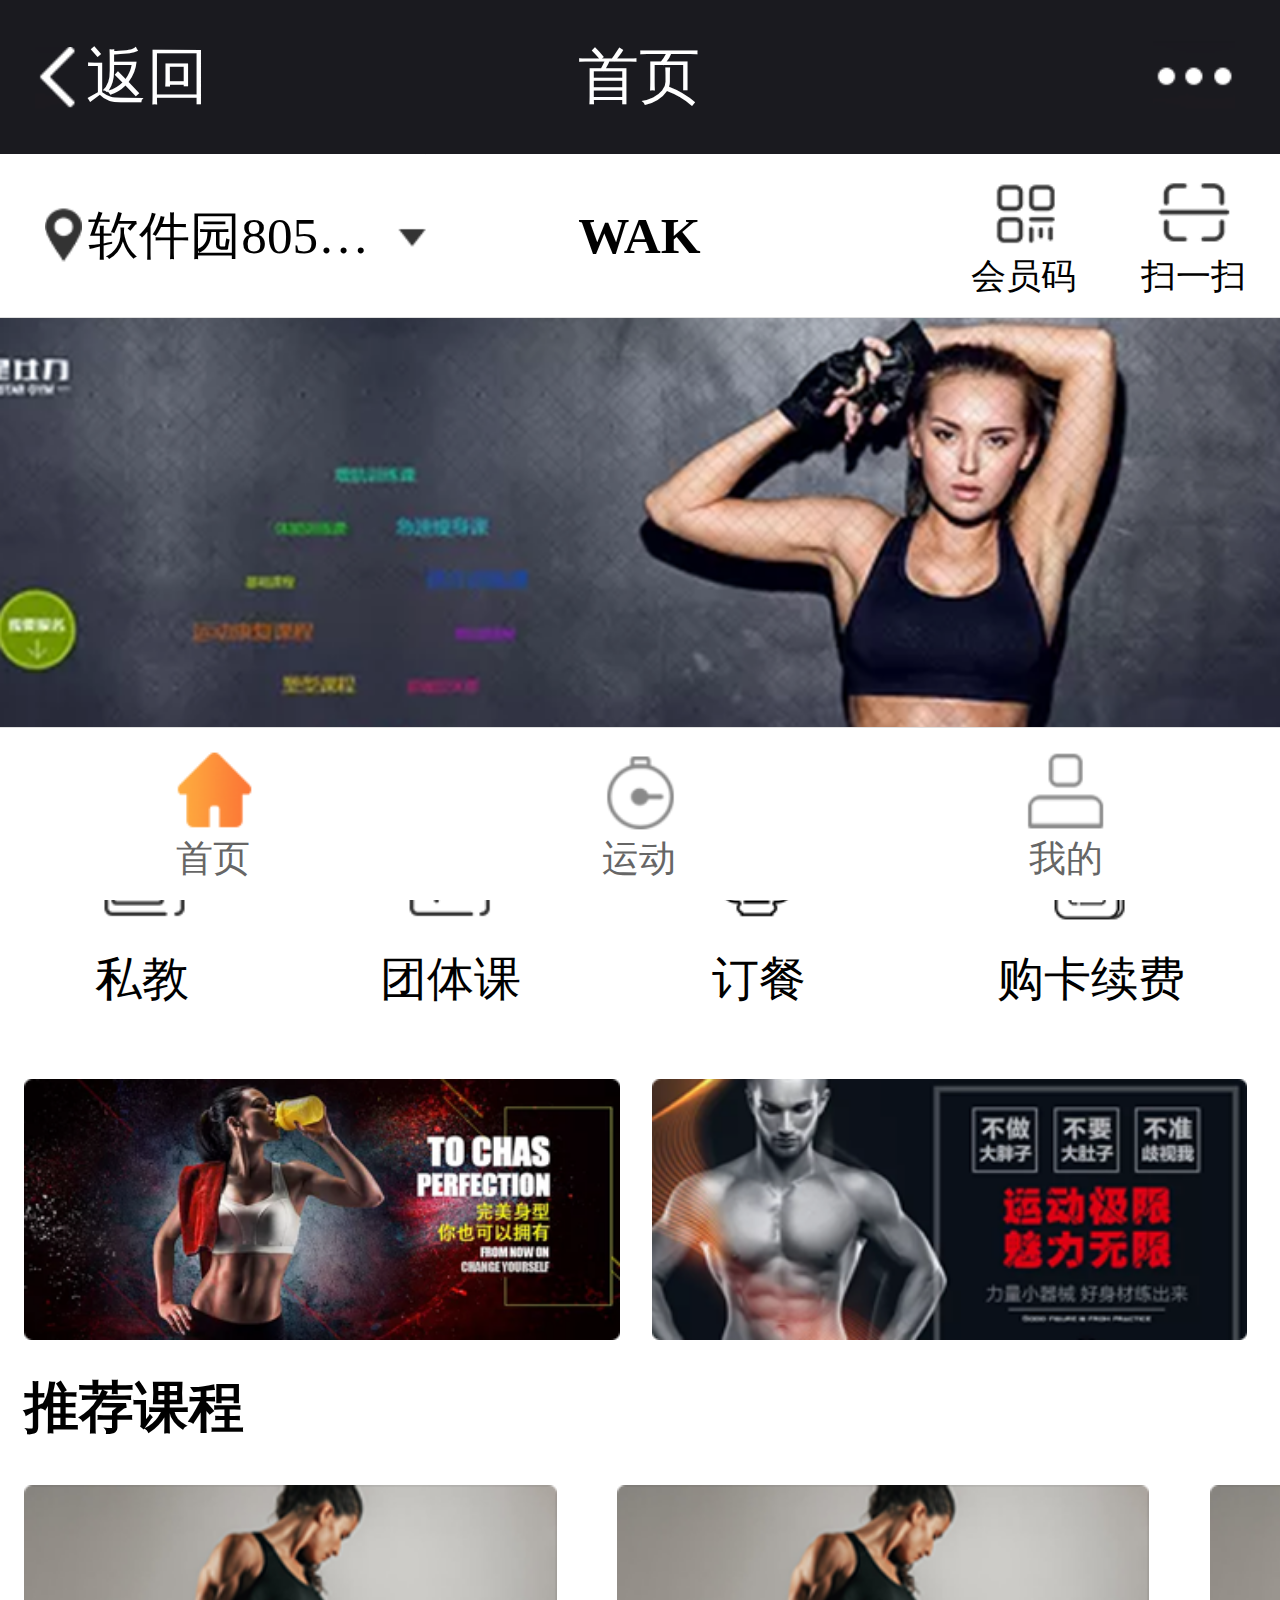
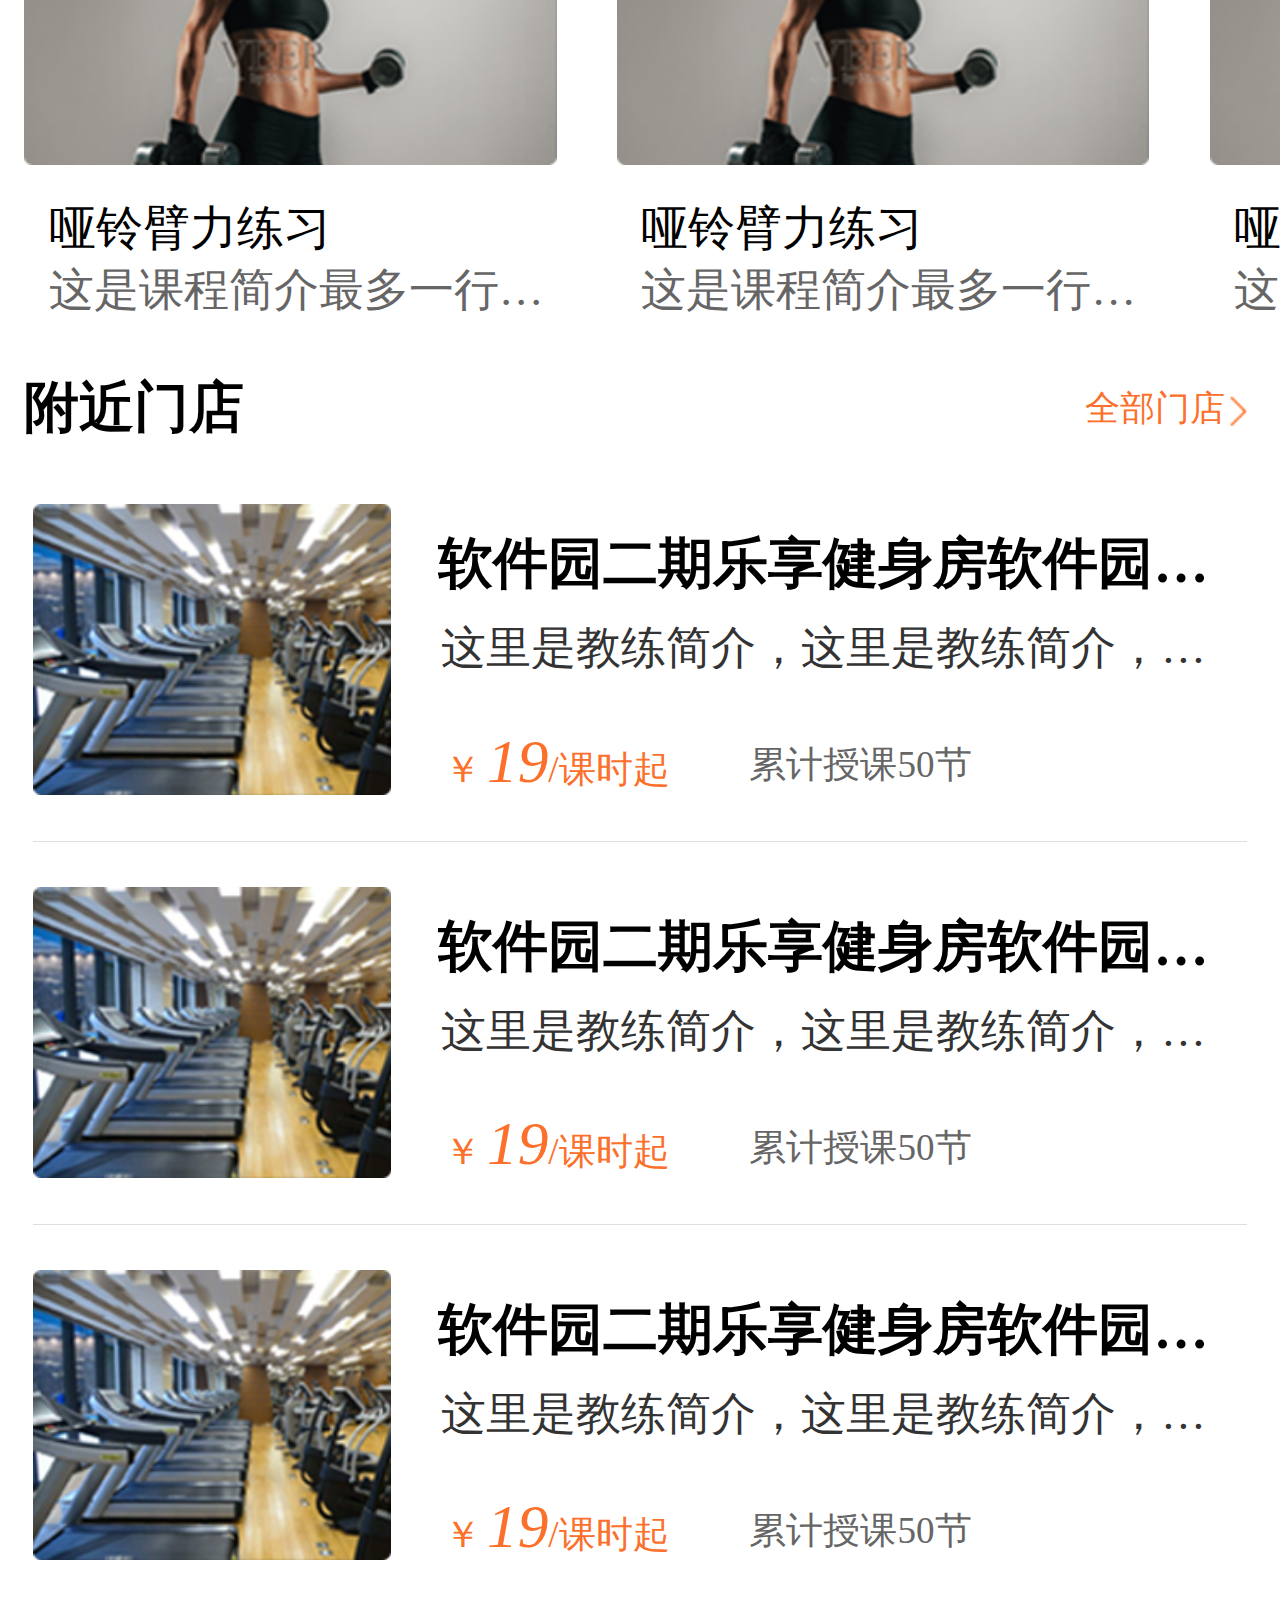
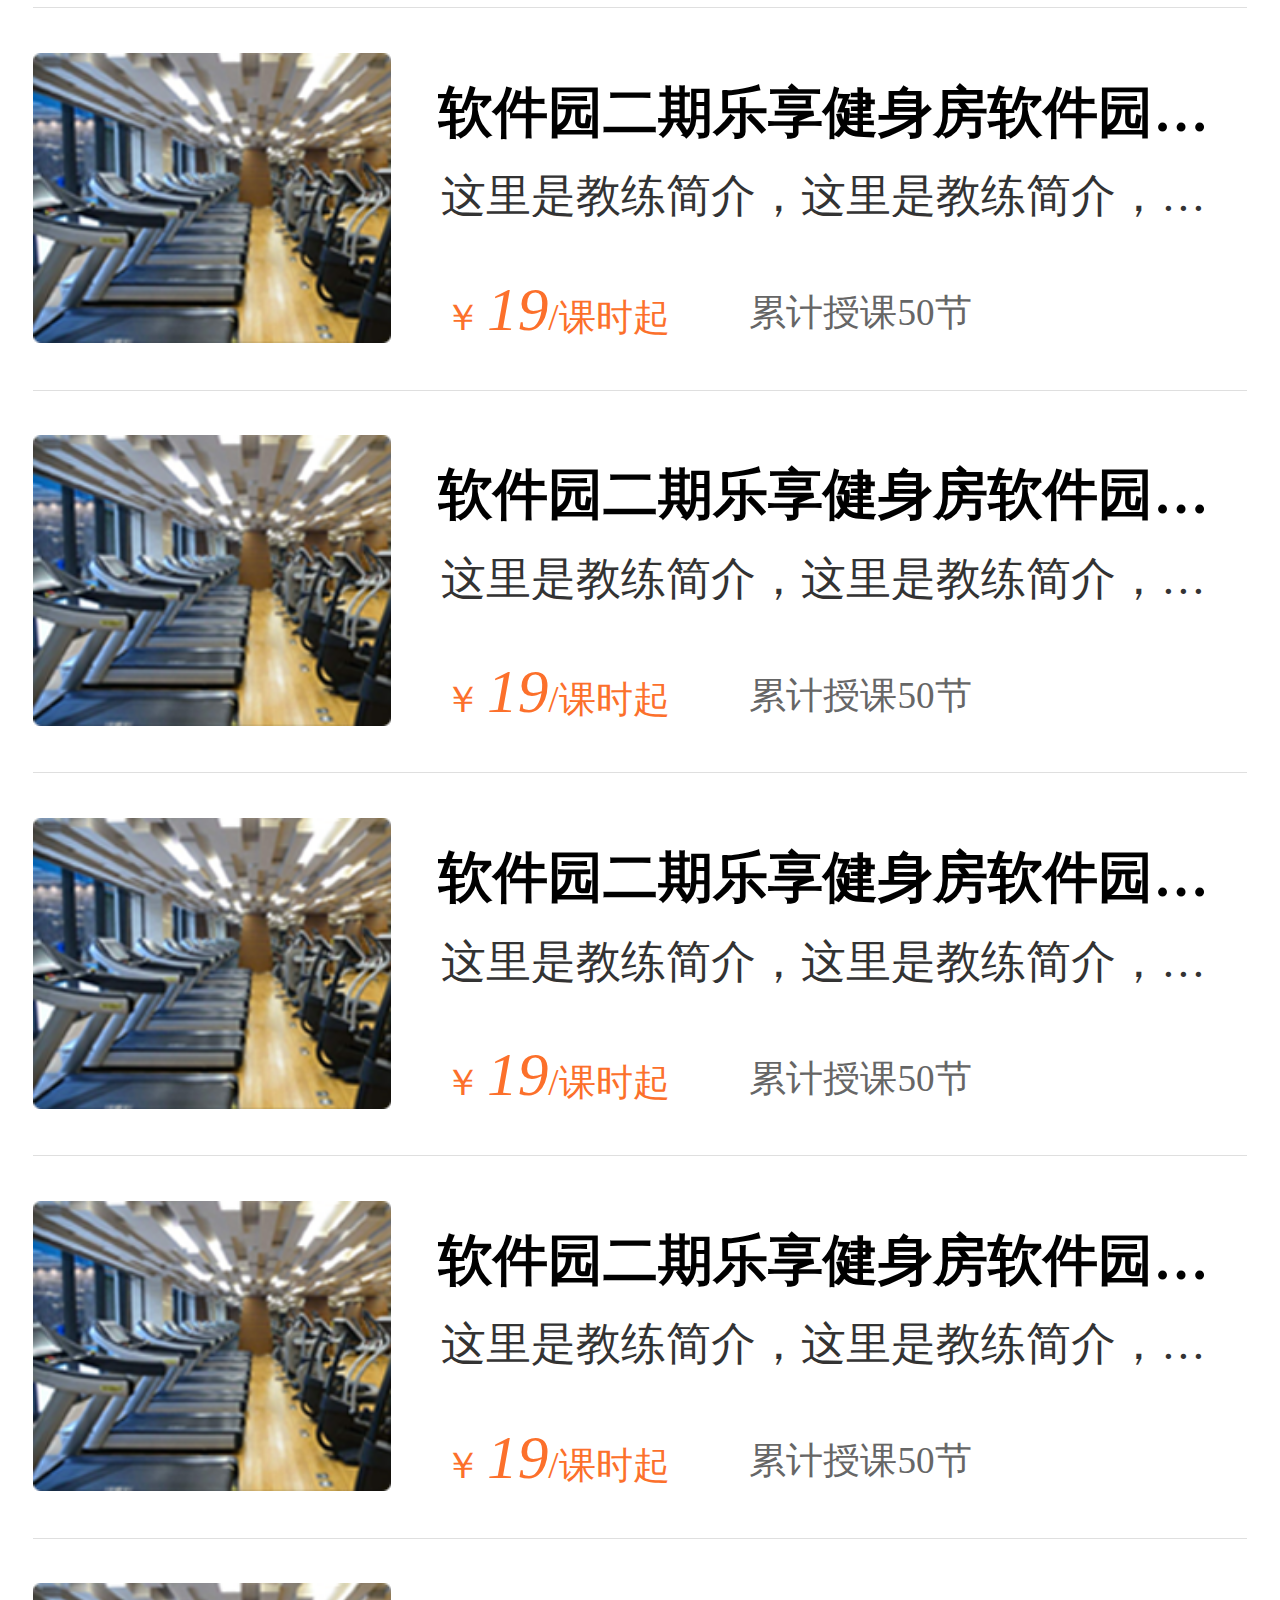
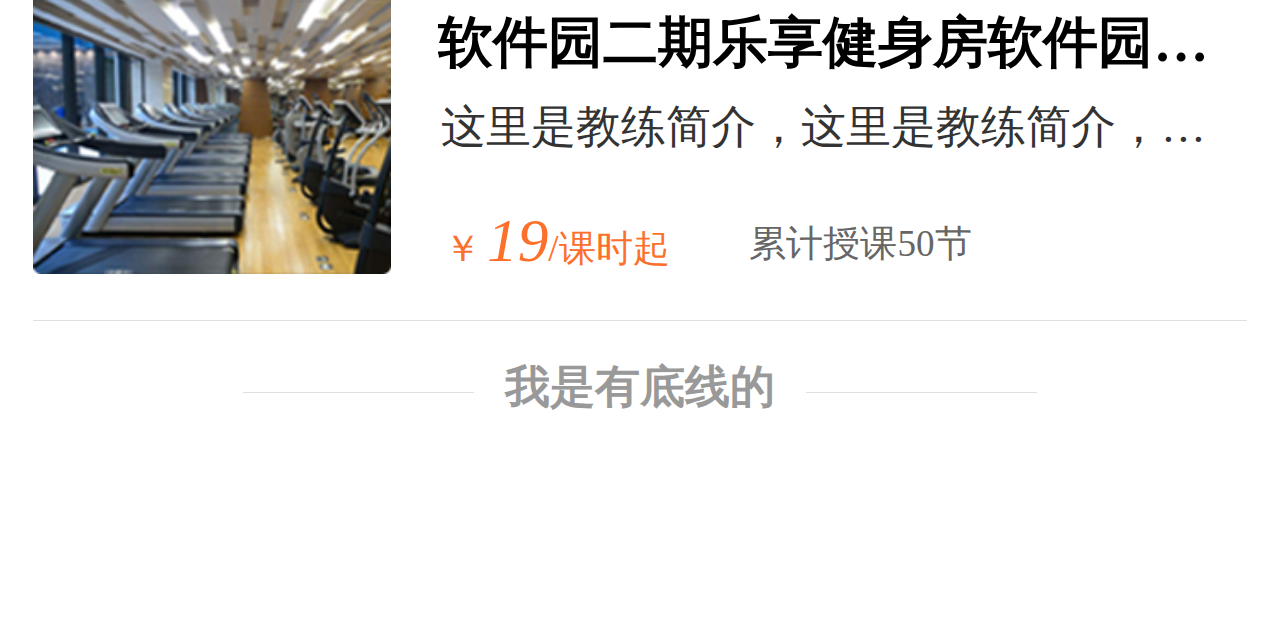
<file: jianshen/index.html>
<!DOCTYPE html>
<html lang="en">
<head>
    <meta charset="UTF-8">
    <meta name="viewport" content="width=device-width, initial-scale=1.0">
    <meta http-equiv="X-UA-Compatible" content="ie=edge">
    <title>Document</title>
    <link rel="stylesheet" href="index.css">
    <script>
        let htmlWidth = document.documentElement.clientWidth || document.body.clientWidth;
        let htmlDom = document.getElementsByTagName('html')[0];
        htmlDom.style.fontSize = htmlWidth / 10 + 'px';

        window.addEventListener('resize', () => {
            let htmlWidth = document.documentElement.clientWidth || document.body.clientWidth;
            htmlDom.style.fontSize = htmlWidth / 10 + 'px';
        })
    </script>
</head>

<body>
    <div class="top-bar">
        <div class="back">返回</div>
        <div class="banner">首页</div>
        <div class="dian"></div>
    </div>

    <div class="location-bar">
      <div class="local">
        <span>软件园805号一楼大厅</span>
      </div>
      <div class="intro_name">WAK</div>
      <div class="scan">
        <div class="vip_icon">
          <div class="vip_img"></div>
          <span class="vip_span">会员码</span>
        </div>
        <div class="scan_icon">
          <div class="scan_img"></div>
          <span class="scan_span">扫一扫</span>
        </div>
      </div>
    </div>

    <div class="show-bar">
      <img src="img/show.png">
    </div>

    <div class="select-bar">
      <a href="">
        <div class="sijiao"></div>
        <span>私教</span>
      </a>
      <a href="">
        <div class="ttk"></div>
        <span>团体课</span>
      </a>
      <a href="">
        <div class="dc"></div>
        <span>订餐</span>
      </a>
      <a href="">
        <div class="gkjf"></div>
        <span>购卡续费</span>
      </a>
    </div>

    <img class="show-one" src="img/one.png">
    <img class="show-two" src="img/two.png">

    <p class="main">推荐课程</p>

    <div class="scroll-bar">
      <div class="scroll">
        <div class="list">
          <img src="img/three.png">
          <p class="top">哑铃臂力练习</p>
          <p class="down">这是课程简介最多一行这是课程简介最多一行</p>
        </div>
        <div class="list">
          <img src="img/three.png">
          <p class="top">哑铃臂力练习</p>
          <p class="down">这是课程简介最多一行这是课程简介最多一行</p>
        </div>
        <div class="list">
          <img src="img/three.png">
          <p class="top">哑铃臂力练习</p>
          <p class="down">这是课程简介最多一行这是课程简介最多一行</p>
        </div>
        <div class="list">
          <img src="img/three.png">
          <p class="top">哑铃臂力练习</p>
          <p class="down">这是课程简介最多一行这是课程简介最多一行</p>
        </div>
      </div>
    </div>

    <div class="around-bar">
      <span class="recommend">附近门店</span>
      <span class="btn">全部门店</span>
    </div>

    <div class="content-bar">
      <ul>
        <li>
          <img src="img/four.png">
          <p class="name">软件园二期乐享健身房软件园二期乐享健身房</p>
          <p class="intro">这里是教练简介，这里是教练简介，这里是教练简介。</p>
          <span class="money">￥<em>19</em>/课时起</span>
          <span class="time">累计授课50节</span>
        </li>
        <li>
          <img src="img/four.png">
          <p class="name">软件园二期乐享健身房软件园二期乐享健身房</p>
          <p class="intro">这里是教练简介，这里是教练简介，这里是教练简介。</p>
          <span class="money">￥<em>19</em>/课时起</span>
          <span class="time">累计授课50节</span>
        </li>
        <li>
          <img src="img/four.png">
          <p class="name">软件园二期乐享健身房软件园二期乐享健身房</p>
          <p class="intro">这里是教练简介，这里是教练简介，这里是教练简介。</p>
          <span class="money">￥<em>19</em>/课时起</span>
          <span class="time">累计授课50节</span>
        </li>
        <li>
          <img src="img/four.png">
          <p class="name">软件园二期乐享健身房软件园二期乐享健身房</p>
          <p class="intro">这里是教练简介，这里是教练简介，这里是教练简介。</p>
          <span class="money">￥<em>19</em>/课时起</span>
          <span class="time">累计授课50节</span>
        </li>
        <li>
          <img src="img/four.png">
          <p class="name">软件园二期乐享健身房软件园二期乐享健身房</p>
          <p class="intro">这里是教练简介，这里是教练简介，这里是教练简介。</p>
          <span class="money">￥<em>19</em>/课时起</span>
          <span class="time">累计授课50节</span>
        </li>
        <li>
          <img src="img/four.png">
          <p class="name">软件园二期乐享健身房软件园二期乐享健身房</p>
          <p class="intro">这里是教练简介，这里是教练简介，这里是教练简介。</p>
          <span class="money">￥<em>19</em>/课时起</span>
          <span class="time">累计授课50节</span>
        </li>
        <li>
          <img src="img/four.png">
          <p class="name">软件园二期乐享健身房软件园二期乐享健身房</p>
          <p class="intro">这里是教练简介，这里是教练简介，这里是教练简介。</p>
          <span class="money">￥<em>19</em>/课时起</span>
          <span class="time">累计授课50节</span>
        </li>
        <li>
          <img src="img/four.png">
          <p class="name">软件园二期乐享健身房软件园二期乐享健身房</p>
          <p class="intro">这里是教练简介，这里是教练简介，这里是教练简介。</p>
          <span class="money">￥<em>19</em>/课时起</span>
          <span class="time">累计授课50节</span>
        </li>
      </ul>
    </div>

    <div class="bottom-warn">
      <div class="footer">
        <p>我是有底线的</p>
      </div>
    </div>

    <footer>
      <div class="left">
        <div id="shouye"></div>
        <span>首页</span>
      </div>
      <div class="middle">
        <div id="yundong"></div>
        <span>运动</span>      
      </div>
      <div class="right">
        <div id="wode"></div>
        <span>我的</span>
      </div>
    </footer>

    <div id="pageLocation">
      <div id="shade"></div>
      <div id="page">
        <span class="around">附近门店</span>
        <ul id="listItem">
        </ul>
      </div>
    </div>

    <script src="main.js"></script>
</body>
</html>
</file>
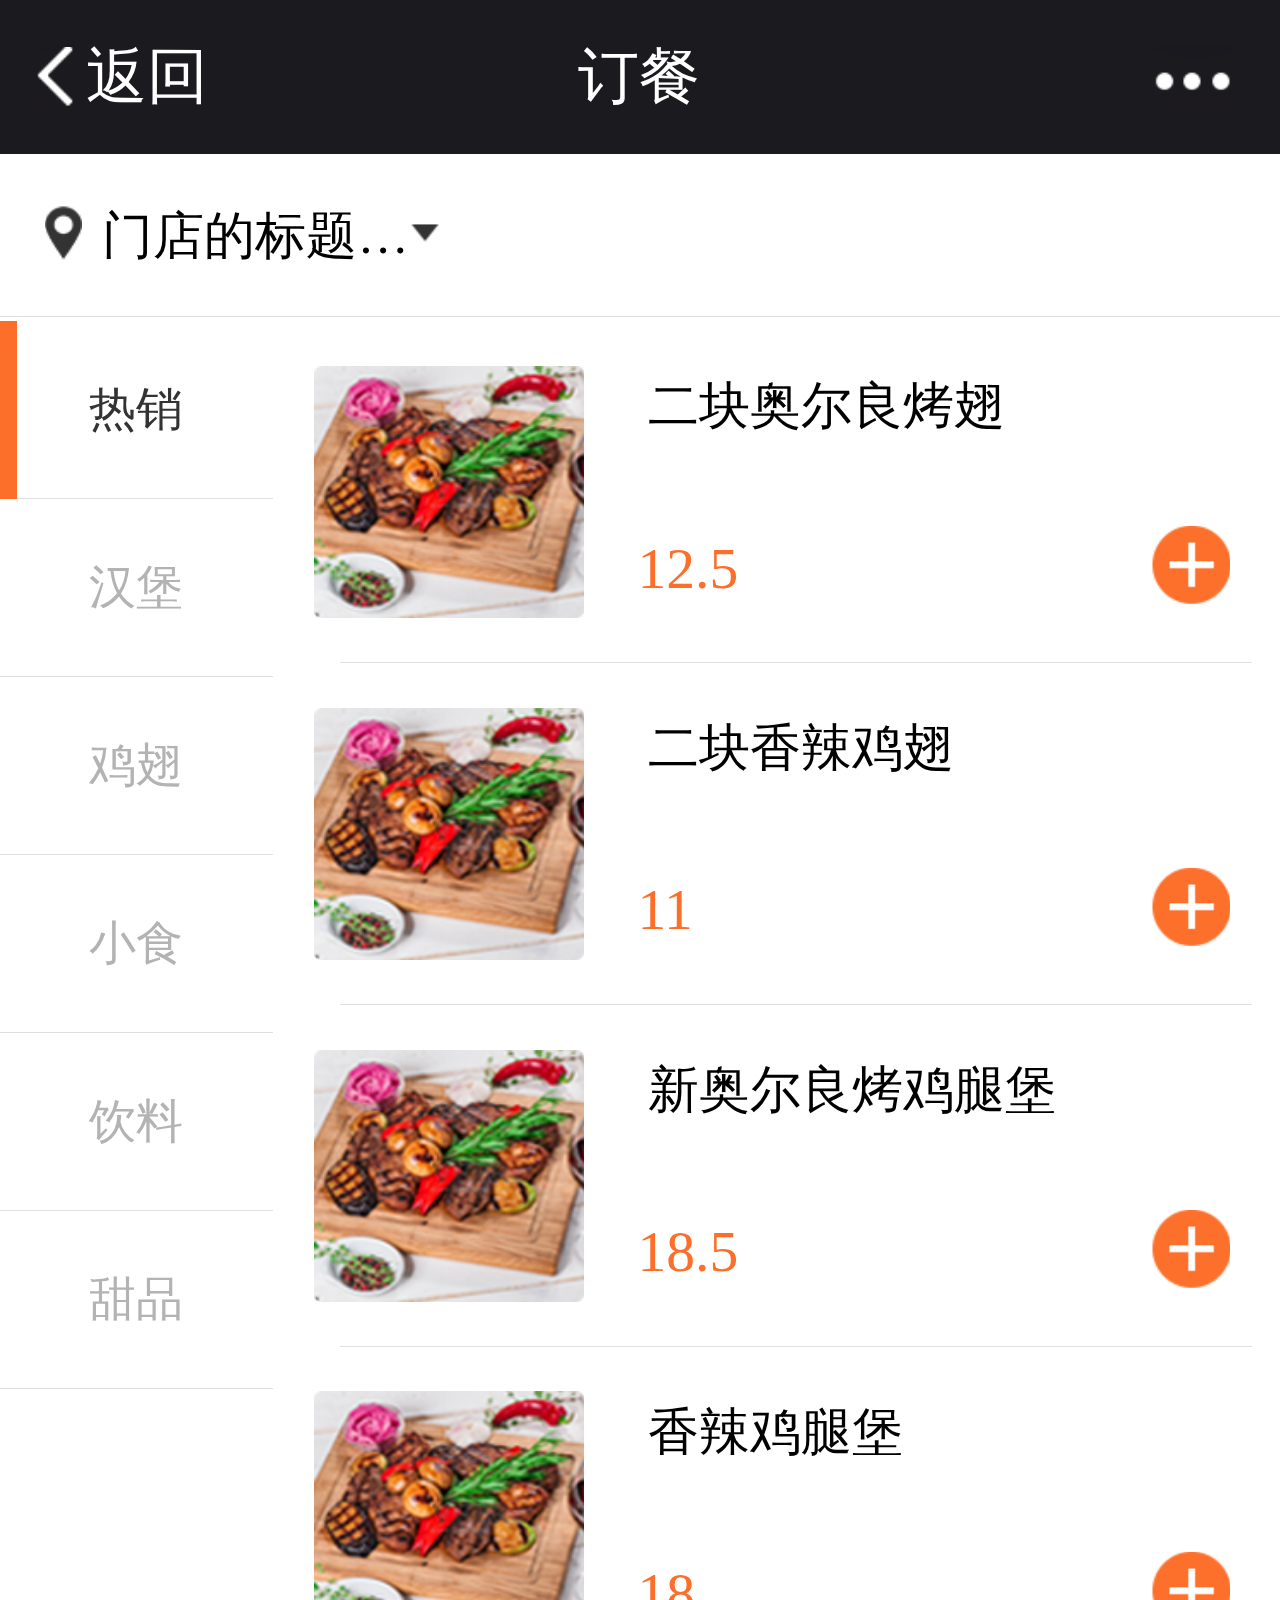
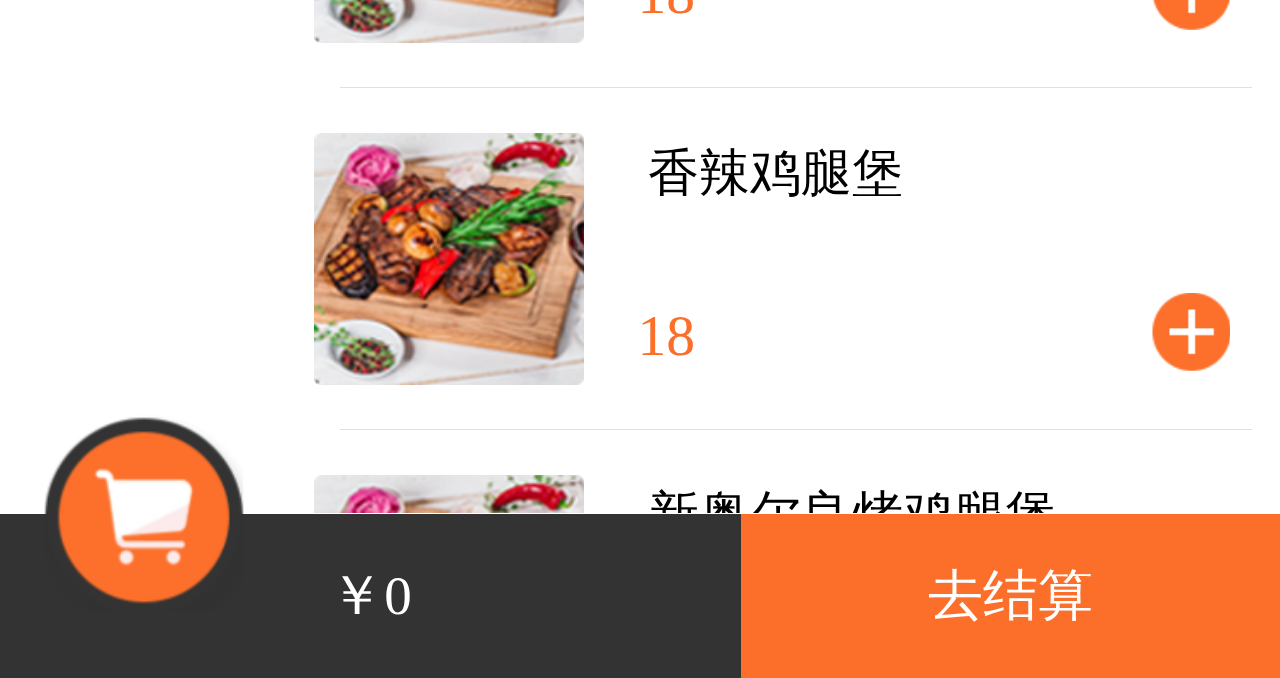
<file: SF/index.html>
<!DOCTYPE html>
<html lang="en">
<head>
    <meta charset="UTF-8">
    <meta name="viewport" content="width=device-width, initial-scale=1.0">
    <meta http-equiv="X-UA-Compatible" content="ie=edge">
    <title>Document</title>
    <link rel="stylesheet" href="index.css">
    
    <script>
        let htmlWidth = document.documentElement.clientWidth || document.body.clientWidth;
        let htmlDom = document.getElementsByTagName('html')[0];
        htmlDom.style.fontSize = htmlWidth / 10 + 'px';

        window.addEventListener('resize', () => {
            let htmlWidth = document.documentElement.clientWidth || document.body.clientWidth;
            htmlDom.style.fontSize = htmlWidth / 10 + 'px';
        })
    </script>
</head>
<body>
    <div class="top-bar">
        <div class="back">返回</div>
        <div class="banner">订餐</div>
        <div class="dian"></div>
    </div>
    <div class="location-bar">
      <span>门店的标题门店的标题门店的标题</span>
    </div>
    <div class="content-bar">
        <div class="left">
            <ul id="foodType">
            </ul>
        </div>
        <div id="rightOuter">
          <div class="right">
            <ul id="foodList">
            </ul>
          </div>
        </div>
    </div>
    <footer>
      <div class="money">
        <div class="shopcar"></div>
        <span id="sum-icon"></span>
        <span>￥<span id="sum-money">0</span></span>
      </div>
      <div class="check">去结算</div>
    </footer>
    
    <script src="base.js"></script> 
    <script src="main.js"></script>
</body>
</html>
</file>
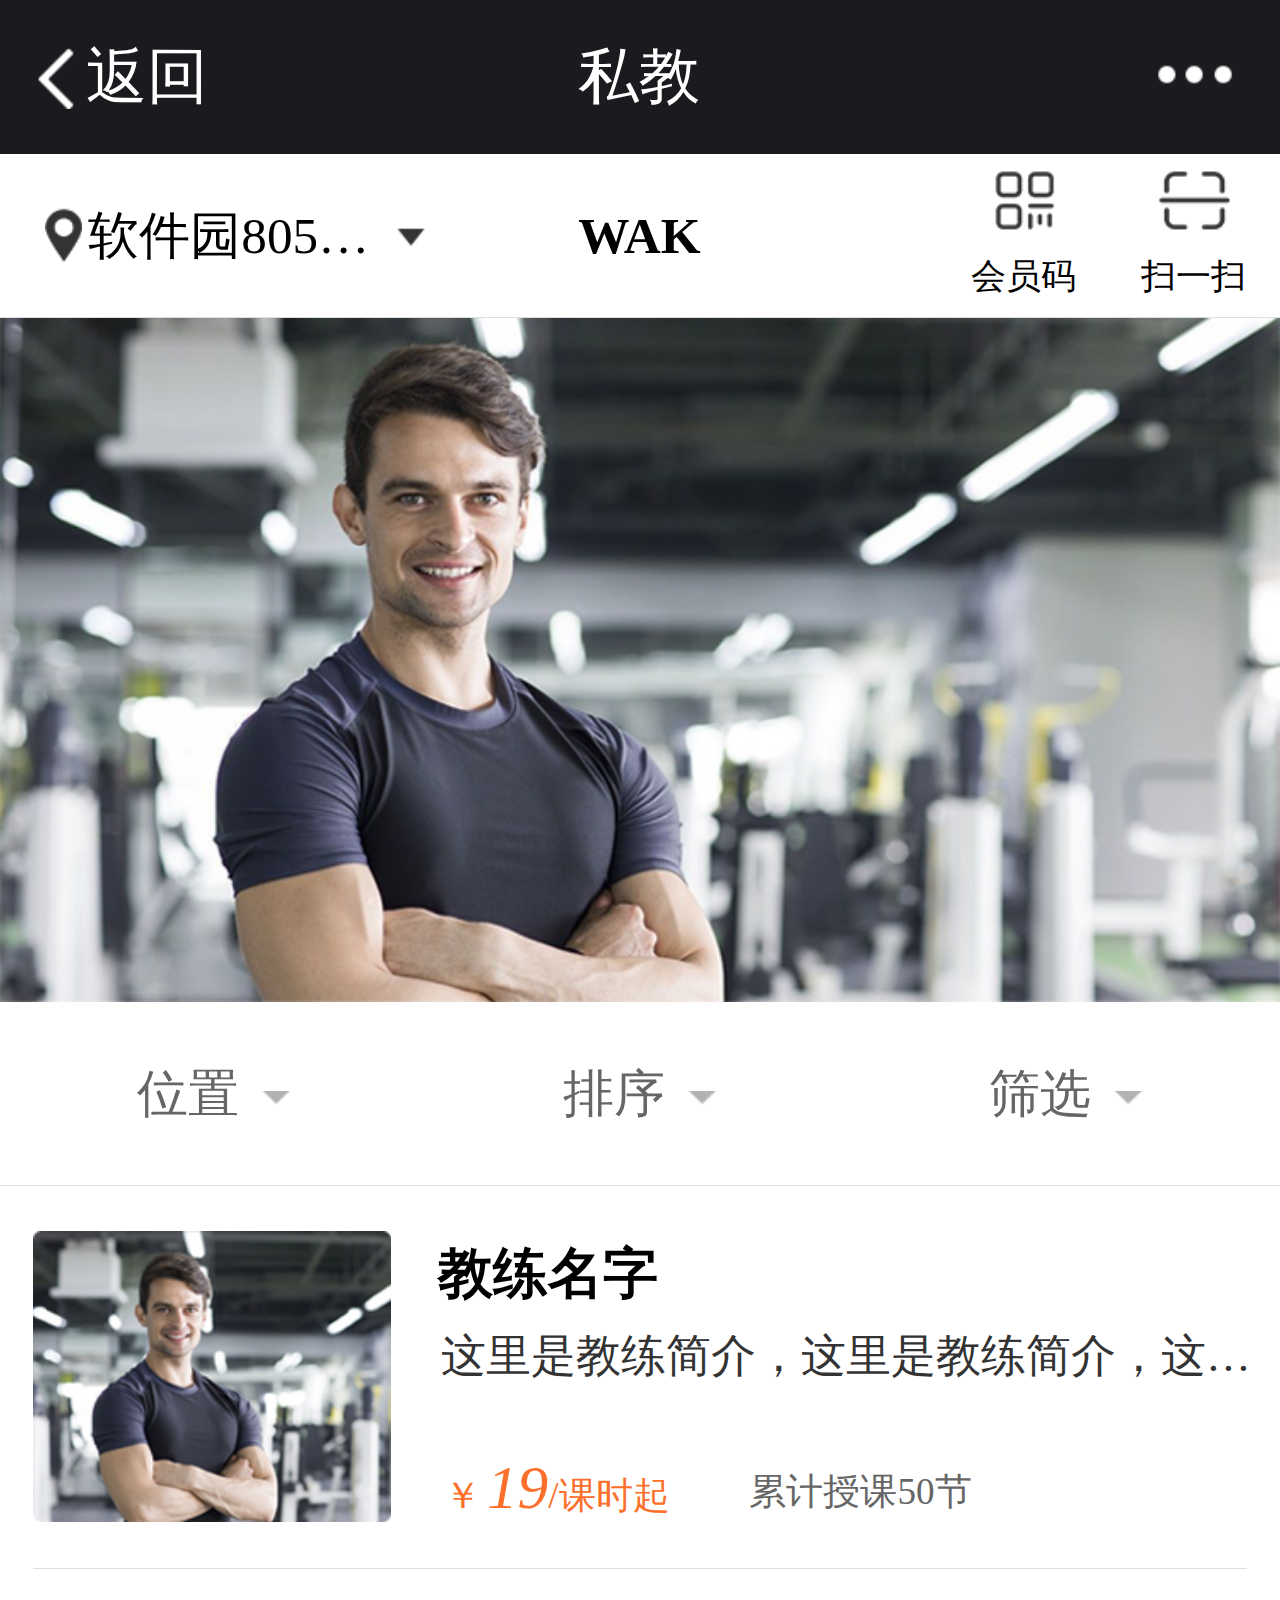
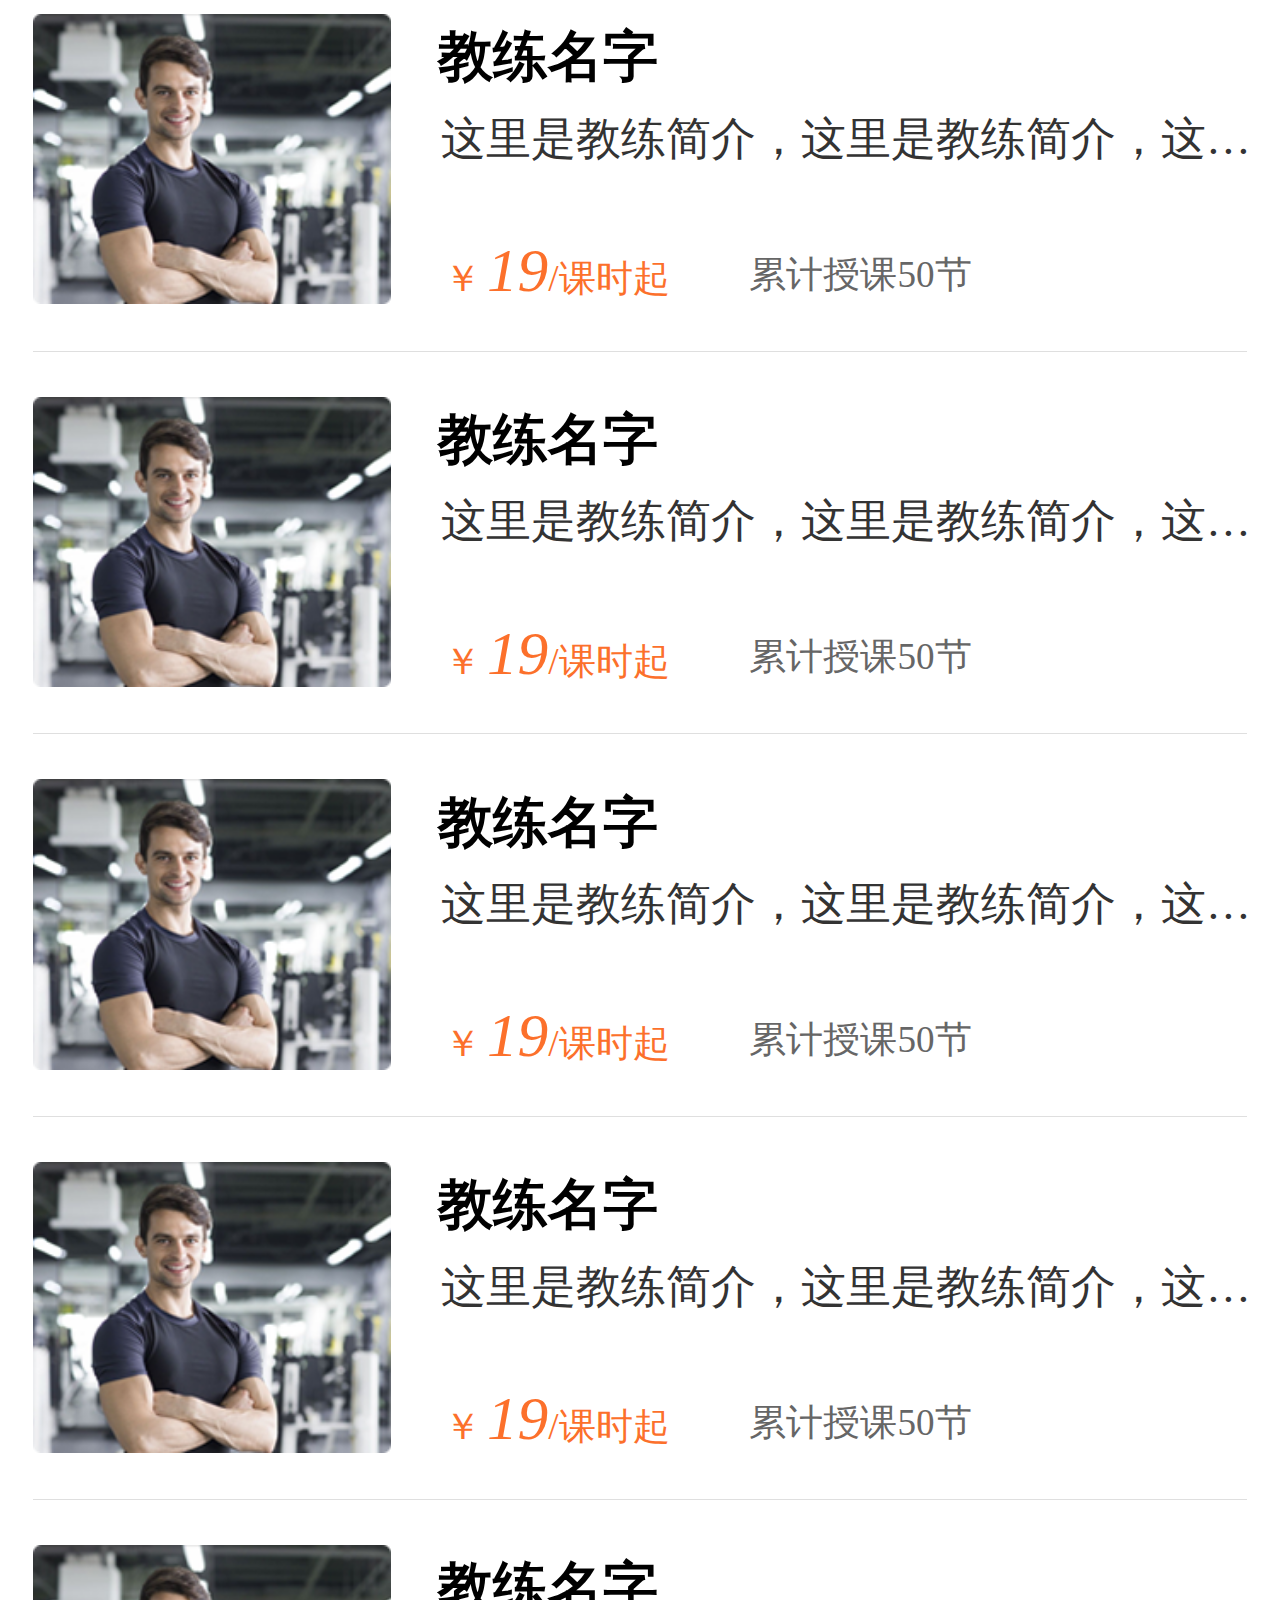
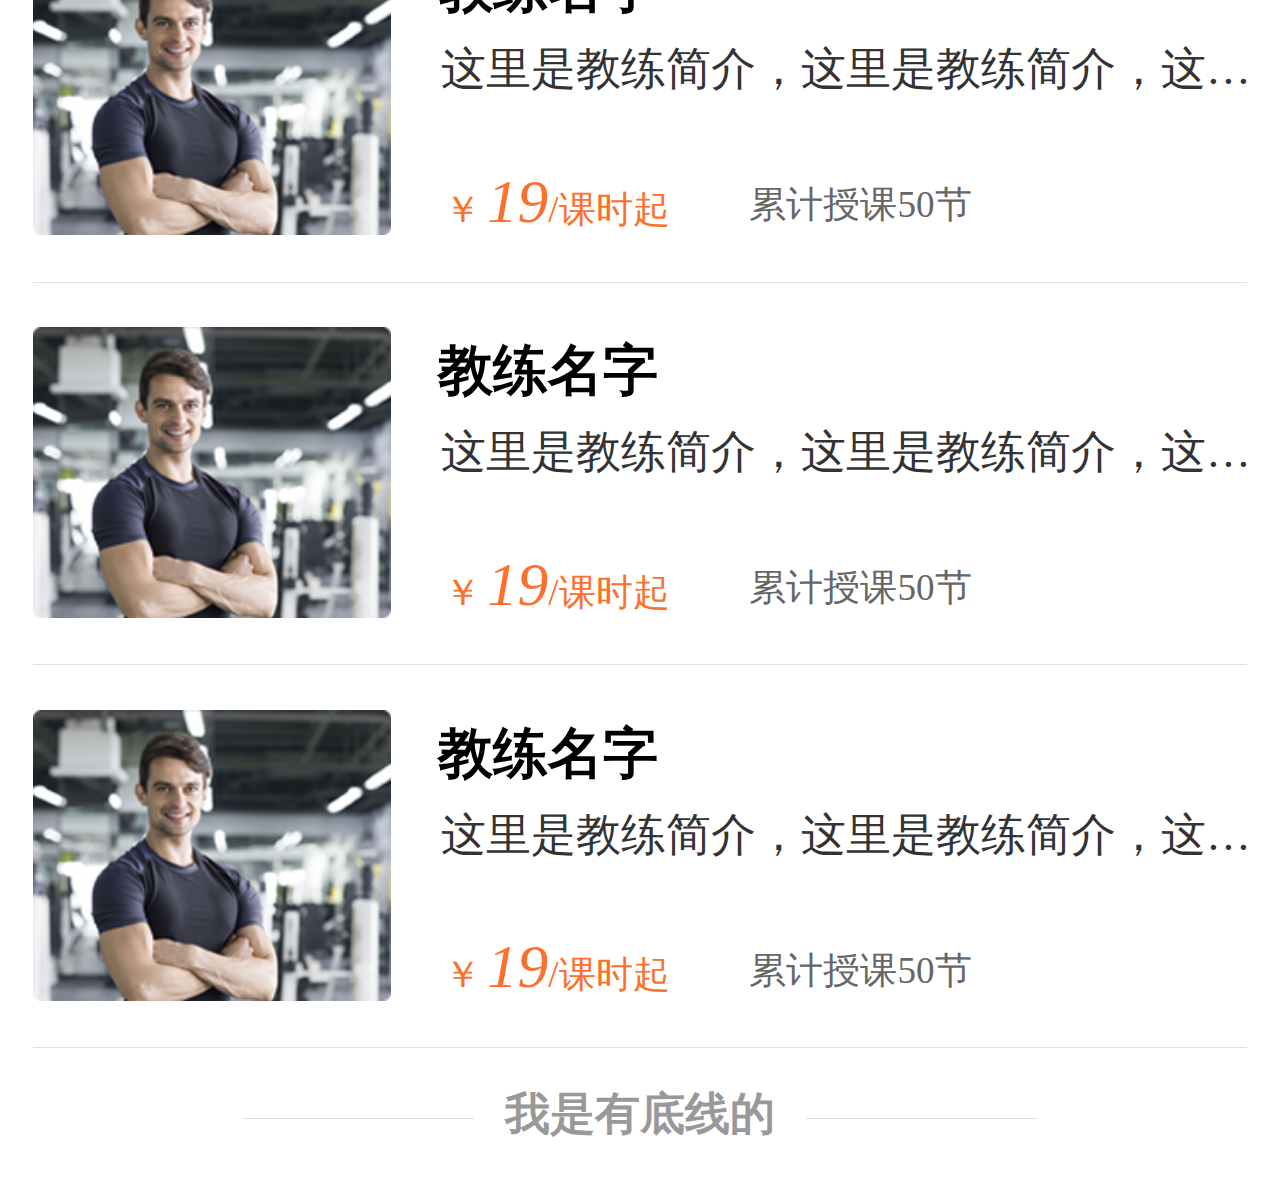
<file: sijiao/index.html>
<!DOCTYPE html>
<html lang="en">
<head>
    <meta charset="UTF-8">
    <meta name="viewport" content="width=device-width, initial-scale=1.0">
    <meta http-equiv="X-UA-Compatible" content="ie=edge">
    <title>Document</title>
    <link rel="stylesheet" href="index.css">
    <script>
      /*获取屏幕宽度*/
      let htmlWidth = document.documentElement.clientWidth || document.body.clientWidth;
      /*获取htmlDom*/
      let htmlDom = document.getElementsByTagName('html')[0];
      htmlDom.style.fontSize = htmlWidth / 10 + 'px';

      window.addEventListener('resize', () => {
          let htmlWidth = document.documentElement.clientWidth || document.body.clientWidth;
          htmlDom.style.fontSize = htmlWidth / 10 + 'px';
      })
    </script>
</head>
<body>
    <div class="top-bar">
        <div class="back">返回</div>
        <div class="banner">私教</div>
        <div class="dian"></div>
    </div>
    <div class="location-bar">
      <div class="local">
        <span>软件园805号一楼大厅</span>
      </div>
      <div class="intro_name">WAK</div>
      <div class="scan">
        <div class="vip_icon">
          <div class="vip_img"></div>
          <span class="vip_span">会员码</span>
        </div>
        <div class="scan_icon">
          <div class="scan_img"></div>
          <span class="scan_span">扫一扫</span>
        </div>
      </div>
    </div>
    <div class="show-bar">
      <img src="img/man.png">
    </div>
    <div class="select-bar">
      <div class="left" onclick="openLocation()">
        <span>位置</span>
      </div>
      <div class="middle" onclick="openPaixu()">
        <span>排序</span>
      </div>
      <div class="right" onclick="openShaixuan()">
        <span>筛选</span>
      </div>
    </div>
    <div class="content-bar">
      <ul>
        <li>
          <img src="img/small.png">
          <p class="name">教练名字</p>
          <p class="intro">这里是教练简介，这里是教练简介，这里是教练简介。</p>
          <span class="money">￥<em>19</em>/课时起</span>
          <span class="time">累计授课50节</span>
        </li>
        <li>
          <img src="img/small.png">
          <p class="name">教练名字</p>
          <p class="intro">这里是教练简介，这里是教练简介，这里是教练简介。</p>
          <span class="money">￥<em>19</em>/课时起</span>
          <span class="time">累计授课50节</span>
        </li>
        <li>
          <img src="img/small.png">
          <p class="name">教练名字</p>
          <p class="intro">这里是教练简介，这里是教练简介，这里是教练简介。</p>
          <span class="money">￥<em>19</em>/课时起</span>
          <span class="time">累计授课50节</span>
        </li>
        <li>
          <img src="img/small.png">
          <p class="name">教练名字</p>
          <p class="intro">这里是教练简介，这里是教练简介，这里是教练简介。</p>
          <span class="money">￥<em>19</em>/课时起</span>
          <span class="time">累计授课50节</span>
        </li>
        <li>
          <img src="img/small.png">
          <p class="name">教练名字</p>
          <p class="intro">这里是教练简介，这里是教练简介，这里是教练简介。</p>
          <span class="money">￥<em>19</em>/课时起</span>
          <span class="time">累计授课50节</span>
        </li>
        <li>
          <img src="img/small.png">
          <p class="name">教练名字</p>
          <p class="intro">这里是教练简介，这里是教练简介，这里是教练简介。</p>
          <span class="money">￥<em>19</em>/课时起</span>
          <span class="time">累计授课50节</span>
        </li>
        <li>
          <img src="img/small.png">
          <p class="name">教练名字</p>
          <p class="intro">这里是教练简介，这里是教练简介，这里是教练简介。</p>
          <span class="money">￥<em>19</em>/课时起</span>
          <span class="time">累计授课50节</span>
        </li>
        <li>
          <img src="img/small.png">
          <p class="name">教练名字</p>
          <p class="intro">这里是教练简介，这里是教练简介，这里是教练简介。</p>
          <span class="money">￥<em>19</em>/课时起</span>
          <span class="time">累计授课50节</span>
        </li>
      </ul>
    </div>
    <footer>
      <div class="footer">
        <p>我是有底线的</p>
      </div>
    </footer>

    <div id="pageLocation">
      <div id="shade"></div>
      <div id="page">
        <ul>
          <li class="page-header">
            <span class="around">附近</span>
            <span class="all">全部</span>
          </li>
          <li id="region-list">
          </li>
          <li id="place-list">
          </li>
        </ul>
      </div>
    </div>

    <div id="pagePaixu">
      <div id="shadePaixu"></div>
      <div id="contentPaixu">
        <p>好评优先</p>
        <p>距离优先</p>
        <p>人气最高</p>
        <p>价格降序</p>
        <p>价格升序</p>
      </div>
    </div>

    <div id="pageShaixuan">
      <div id="shadeShaixuan"></div>
      <div id="contentShaixuan">
        <div class="sex">
          <p>性别</p>
          <span>男</span>
          <span>女</span>
        </div>
        <div class="price">
          <p>价格区间</p>
          <span>20课时及以下</span>
          <span>20-40课时</span>
          <span>40课时及以上</span>
        </div>
        <div class="footer">
          <span class="clear">重置</span>
          <span class="sure">确定</span>
        </div>
      </div>
    </div>

    <script src="main.js"></script>
</body>
</html>
</file>
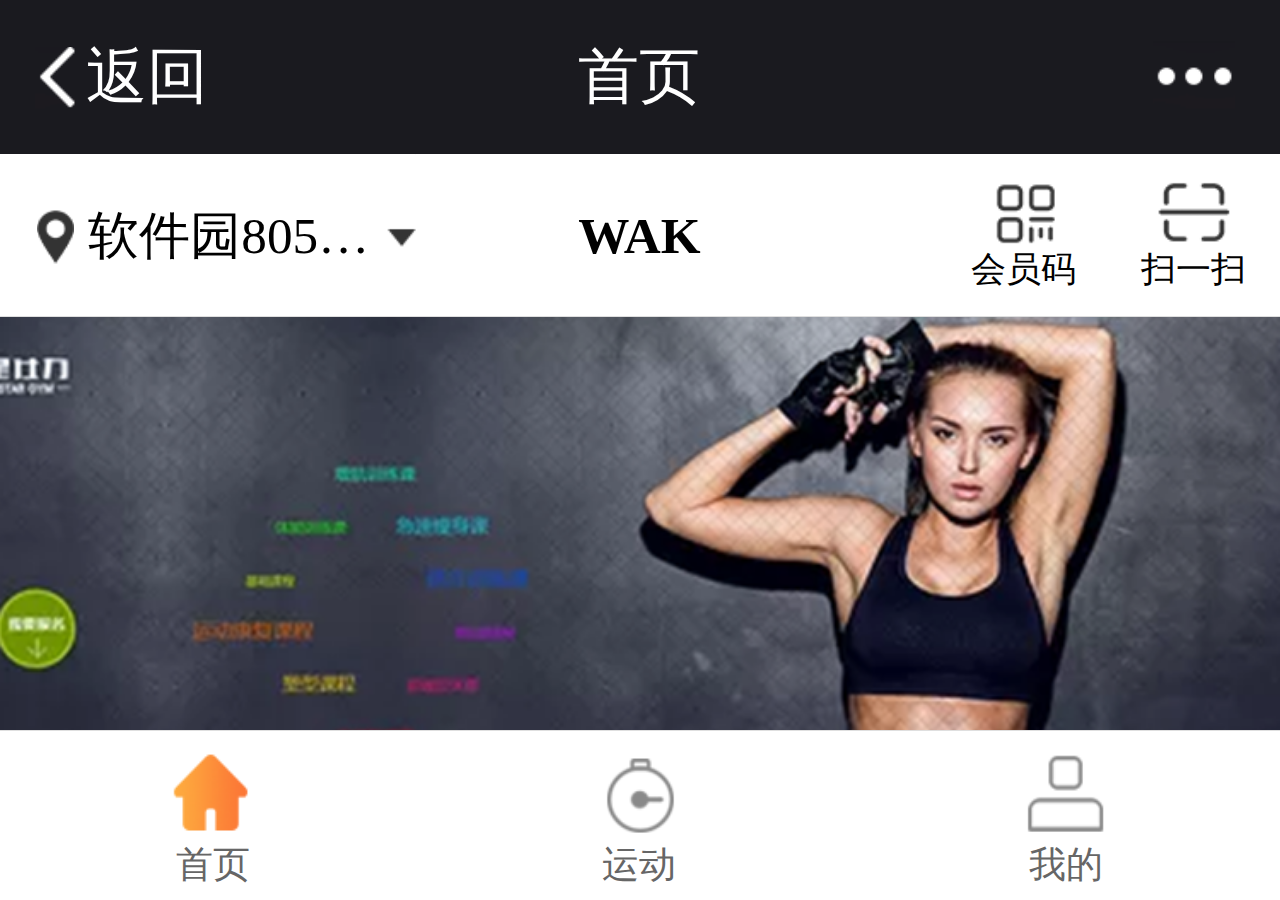
<file: CSS-adjust/JianShen/index.html>
<!DOCTYPE html>
<html lang="en">
<head>
  <meta charset="UTF-8">
  <meta name="viewport" content="width=device-width, initial-scale=1.0">
  <meta http-equiv="X-UA-Compatible" content="ie=edge">
  <title>健身</title>
  <link rel="stylesheet" href="index.css">
  <script>
    let htmlWidth = document.documentElement.clientWidth || document.body.clientWidth;
    let htmlDom = document.getElementsByTagName('html')[0];
    htmlDom.style.fontSize = htmlWidth / 10 + 'px';
    window.addEventListener('resize', () => {
      let htmlWidth = document.documentElement.clientWidth || document.body.clientWidth;
      htmlDom.style.fontSize = htmlWidth / 10 + 'px';
    })
  </script>
</head>
<body>
  <div class="container">
    <div class="topBar">
      <div class="tb_left">返回</div>
      <div class="tb_center">首页</div>
      <div class="tb_right"></div>
    </div>
    <div class="main">
      <div class="location_bar">
        <div class="local">软件园805号一楼大厅</div>
        <div class="banner">WAK</div>
        <div class="scan">
          <div class="icon_scan"><i class="scan_vip"></i>扫一扫</div>
          <div class="icon_vip"><i class="img_vip"></i>会员码</div>
        </div>
      </div>
      <div class="show_bar"><img src="../../jianshen/img/show.png"></div>
      <div class="select_bar">
        <div><i class="sj_icon"></i>私教</div>
        <div><i class="ttk_icon"></i>团体课</div>
        <div><i class="dc_icon"></i>订餐</div>
        <div><i class="gkxf_icon"></i>购卡续费</div>
      </div>
      <div class="scroll_bar">
        <img src="../../jianshen/img/one.png">
        <img src="../../jianshen/img/two.png">
        <img src="../../jianshen/img/two.png">
      </div>
      <div class="course_bar">
        <p>推荐课程</p>
        <ul>
          <li>
            <img src="../../jianshen/img/three.png">
            <p class="top">哑铃臂力练习</p>
            <p class="down">这是课程简介最多一行这是课程简介最多一行</p>
          </li>
          <li>
            <img src="../../jianshen/img/three.png">
            <p class="top">哑铃臂力练习</p>
            <p class="down">这是课程简介最多一行这是课程简介最多一行</p>
          </li>
          <li>
            <img src="../../jianshen/img/three.png">
            <p class="top">哑铃臂力练习</p>
            <p class="down">这是课程简介最多一行这是课程简介最多一行</p>
          </li>
        </ul>
      </div>
      <div class="store_bar">
        <p>附近门店</p><span class="btn">全部门店</span>
        <div class="content">
          <ul>
            <li>
              <img src="../../jianshen/img/four.png">
              <div class="content_intro">
                <p class="name">软件园二期乐享健身房软件园二期乐享健身房</p>
                <p class="intro">这里是教练简介，这里是教练简介，这里是教练简介。</p>
                <span class="money">￥<em>19</em>/课时起</span>
                <span class="time">累计授课50节</span>
              </div>
            </li>
            <li>
              <img src="../../jianshen/img/four.png">
              <div class="content_intro">
                <p class="name">软件园二期乐享健身房软件园二期乐享健身房</p>
                <p class="intro">这里是教练简介，这里是教练简介，这里是教练简介。</p>
                <span class="money">￥<em>19</em>/课时起</span>
                <span class="time">累计授课50节</span>
              </div>
            </li>
            <li>
              <img src="../../jianshen/img/four.png">
              <div class="content_intro">
                <p class="name">软件园二期乐享健身房软件园二期乐享健身房</p>
                <p class="intro">这里是教练简介，这里是教练简介，这里是教练简介。</p>
                <span class="money">￥<em>19</em>/课时起</span>
                <span class="time">累计授课50节</span>
              </div>
            </li>
          </ul>
        </div>
      </div>
      <div class="bottom_line">
        <p>我是有底线的</p>
      </div>
    </div>
    <div class="footer">
      <a href="#"><i class="icon_shouye"></i>首页</a>
      <a href="#"><i class="icon_yundong"></i>运动</a>
      <a href="#"><i class="icon_wode"></i>我的</a>
    </div>
  </div>
</body>
</html>
</file>
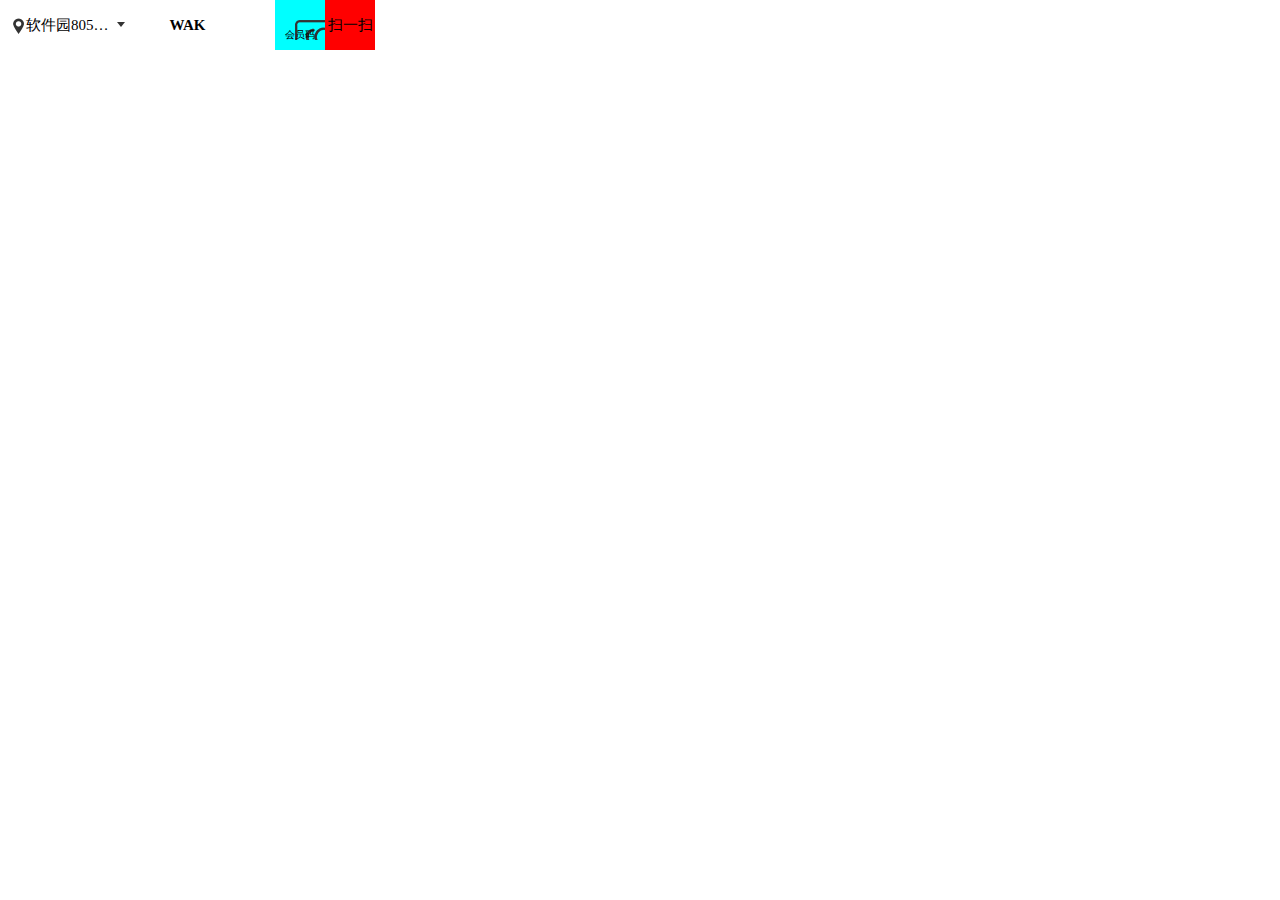
<file: jianshen/a.html>
<!DOCTYPE html>
<html lang="en">
<head>
  <meta charset="UTF-8">
  <meta name="viewport" content="width=device-width, initial-scale=1.0">
  <meta http-equiv="X-UA-Compatible" content="ie=edge">
  <title>Document</title>
  <style>
    html,body {
      margin: 0;
      padding: 0;
      font-size: 15px;
    }
    .container {
      width: 375px;
      height: 50px;
      display: flex;
    }
    .container > div {
      height: 50px;
      width: 125px;
      text-align: center;
      line-height: 50px;
    }
    .local span {
      display: inline-block;
      width: 125px;
      overflow: hidden;
      text-overflow: ellipsis;
      white-space: nowrap;
      box-sizing: border-box;
      position: relative;
      padding-left: 26px;
      padding-right: 10px;
    }
    .local span::before {
      content: "";
      display: inline-block;
      width: 11px;
      height: 16px;
      background: url(img/css_sprites.png) no-repeat;
      background-size: 191px 166px;
      background-position: -142.5px -50.5px;
      position: absolute;
      left: 13px;
      bottom: 16px;
    }
    .local span::after {
      content: "";
      display: inline-block;
      width: 9px;
      height: 30px;
      background: url(img/css_sprites.png) no-repeat;
      background-size: 191px 166px;
      background-position: -46px -117px;
      position: absolute;
      right: 0px;
    }
    .intro_name {
      font-weight: bold;
    }

    .scan {
      position: relative;
    }
    
    .vip_icon {
      display: inline-block;
      width: 50px;
      height: 50px;
      text-align: center;
      background-color: aqua;
      position: absolute;
      right: 50px;
    }

    .vip-img {
      display: block;
      width: 50px;
      height: 40px;
      background: url(img/css_sprites.png) no-repeat;
      background-size: px2rem(191px) px2rem(166px);
      background-position: px2rem(-10px) px2rem(-139px);
    }

    .vip-span {
      font-size: 10px;
      display: block;
      width: 50px;
      position: absolute;
      bottom: -10px;
    }

    .scan_icon {
      display: inline-block;
      width: 50px;
      height: 50px;
      background-color: red;
      position: absolute;
      right: 0;
    }
  </style>
</head>
<body>
  <div class="container">
    <div class="local">
      <span>软件园805号一楼大厅</span>
    </div>
    <div class="intro_name">WAK</div>
    <div class="scan">
      <div class="vip_icon">
        <div class="vip-img"></div>
        <span class="vip-span">会员码</span>
      </div>
      <div class="scan_icon">
        <div class="scan-img"></div>
        <span class="scan-span">扫一扫</span>
      </div>
    </div>
  </div>
</body>
</html>
</file>
<file: jianshen/index.css>
@charset "UTF-8";
/*定义全局变量*/
/*颜色*/
/*雪碧图*/
/*单行文字缩略*/
* {
  box-sizing: border-box; }

html, body {
  margin: 0;
  padding: 0; }

ul, p {
  list-style: none;
  margin: 0;
  padding: 0; }

/*转换为两位小数的rem单位*/
/*界面样式*/
.top-bar {
  width: 100%;
  background-color: #1a1a1f;
  color: #ffffff;
  font-size: 0.48rem;
  line-height: 1.2rem;
  position: relative;
  display: flex; }
  .top-bar > div {
    width: 3.33rem;
    height: 1.2rem; }
  .top-bar .back {
    padding-left: 0.67rem; }
    .top-bar .back:before {
      content: "";
      display: block;
      background: url(img/css_sprites.png) no-repeat;
      background-size: 5.09rem 4.43rem;
      background-position: -3.81rem -0.31rem;
      width: 0.32rem;
      height: 0.48rem;
      position: absolute;
      left: 0.27rem;
      bottom: 0.35rem; }
  .top-bar .banner {
    text-align: center; }
  .top-bar .dian {
    width: 0.64rem;
    height: 1.2rem;
    position: absolute;
    right: 0.35rem;
    bottom: 0.35rem;
    background: url(img/css_sprites.png) no-repeat;
    background-size: 5.09rem 4.43rem;
    background-position: -2.6rem 0.41rem; }

.location-bar {
  font-size: 0.4rem;
  line-height: 1.28rem;
  border-bottom: 1px solid #dfdfdf;
  position: relative;
  display: flex; }
  .location-bar > div {
    text-align: center;
    width: 3.33rem;
    height: 1.28rem; }
  .location-bar .local {
    position: relative; }
    .location-bar .local span {
      display: inline-block;
      width: 3.33rem;
      overflow: hidden;
      text-overflow: ellipsis;
      white-space: nowrap;
      padding-left: 0.69rem;
      padding-right: 0.27rem; }
    .location-bar .local::before {
      content: "";
      width: 0.29rem;
      height: 0.43rem;
      background: url(img/css_sprites.png) no-repeat;
      background-size: 5.09rem 4.43rem;
      background-position: -3.8rem -1.35rem;
      position: absolute;
      left: 0.35rem;
      bottom: 0.43rem; }
    .location-bar .local::after {
      content: "";
      width: 0.24rem;
      height: 0.8rem;
      background: url(img/css_sprites.png) no-repeat;
      background-size: 5.09rem 4.43rem;
      background-position: -1.23rem -3.12rem;
      position: absolute;
      right: 0;
      top: 0; }
  .location-bar .intro_name {
    font-weight: bold; }
  .location-bar .scan {
    position: relative; }
    .location-bar .scan .vip_icon {
      width: 1.33rem;
      height: 1.33rem;
      position: absolute;
      right: 1.33rem; }
      .location-bar .scan .vip_icon .vip_img {
        display: block;
        width: 1.33rem;
        height: 1.07rem;
        background: url(img/css_sprites.png) no-repeat;
        background-size: 5.09rem 4.43rem;
        background-position: 0.19rem -3.47rem; }
      .location-bar .scan .vip_icon .vip_span {
        font-size: 0.27rem;
        display: block;
        width: 1.33rem;
        position: absolute;
        bottom: -0.27rem; }
    .location-bar .scan .scan_icon {
      width: 1.33rem;
      height: 1.33rem;
      position: absolute;
      right: 0; }
      .location-bar .scan .scan_icon .scan_img {
        display: block;
        width: 1.33rem;
        height: 1.07rem;
        background: url(img/css_sprites.png) no-repeat;
        background-size: 5.09rem 4.43rem;
        background-position: -2.03rem -2.36rem; }
      .location-bar .scan .scan_icon .scan_span {
        font-size: 0.27rem;
        display: block;
        width: 1.33rem;
        position: absolute;
        bottom: -0.27rem; }

.show-bar {
  font-size: 0; }
  .show-bar img {
    width: 100%; }

.select-bar {
  width: 100%;
  display: flex;
  justify-content: space-around; }
  .select-bar > a {
    text-align: center;
    font-size: 0.37rem;
    color: #000000;
    text-align: center;
    text-decoration: none; }
    .select-bar > a > div {
      margin: 0 auto;
      margin-top: 0.67rem;
      display: block;
      width: 0.72rem;
      height: 0.72rem; }
    .select-bar > a .sijiao {
      background: url(img/css_sprites.png) no-repeat;
      background-size: 5.09rem 4.43rem;
      background-position: -1.36rem -0.23rem; }
    .select-bar > a .ttk {
      background: url(img/css_sprites.png) no-repeat;
      background-size: 5.09rem 4.43rem;
      background-position: -0.23rem -0.23rem; }
    .select-bar > a .dc {
      background: url(img/css_sprites.png) no-repeat;
      background-size: 5.09rem 4.43rem;
      background-position: -0.23rem -1.39rem; }
    .select-bar > a .gkjf {
      background: url(img/css_sprites.png) no-repeat;
      background-size: 5.09rem 4.43rem;
      background-position: -2.51rem -1.31rem; }
  .select-bar span {
    display: inline-block;
    margin-top: 0.19rem;
    margin-bottom: 0.53rem; }

.show-one {
  width: 4.65rem;
  height: 2.04rem;
  margin-left: 0.19rem; }

.show-two {
  width: 4.65rem;
  height: 2.04rem;
  margin-right: 0.19rem; }

.main {
  font-size: 0.43rem;
  font-weight: 800;
  margin-left: 0.19rem; }

.scroll-bar {
  height: 4rem;
  overflow: hidden; }
  .scroll-bar .scroll {
    overflow-x: scroll;
    overflow-y: hidden;
    white-space: nowrap;
    height: 4.45rem; }
    .scroll-bar .scroll .list {
      margin-top: 0.31rem;
      margin-left: 0.19rem;
      display: inline-block; }
      .scroll-bar .scroll .list img {
        width: 4.16rem;
        height: 2.19rem; }
      .scroll-bar .scroll .list .top {
        font-size: 0.37rem;
        color: #000000;
        margin-left: 0.19rem; }
      .scroll-bar .scroll .list .down {
        font-size: 0.35rem;
        color: #666666;
        margin-left: 0.19rem;
        width: 4rem;
        overflow: hidden;
        text-overflow: ellipsis;
        white-space: nowrap; }

.around-bar {
  height: 0.8rem;
  position: relative;
  line-height: 0.8rem;
  font-size: 0; }
  .around-bar .recommend {
    font-size: 0.43rem;
    font-weight: 800;
    margin-left: 0.19rem; }
  .around-bar .btn {
    font-size: 0.27rem;
    color: #fc702b;
    line-height: 0.8rem;
    position: absolute;
    right: 0.43rem; }
    .around-bar .btn:after {
      content: "";
      display: block;
      width: 0.4rem;
      height: 0.4rem;
      background: url(img/css_sprites.png) no-repeat;
      background-size: 5.09rem 4.43rem;
      background-position: -4.53rem -0.12rem;
      position: absolute;
      right: -0.27rem;
      top: 0.16rem; }

.content-bar li {
  width: 9.49rem;
  height: 2.99rem;
  margin: 0 auto;
  border-bottom: 1px solid #dfdfdf;
  position: relative; }
  .content-bar li img {
    position: absolute;
    width: 2.8rem;
    height: 2.27rem;
    top: 0.35rem;
    bottom: 0.35rem; }
  .content-bar li .name {
    font-size: 0.43rem;
    font-weight: bold;
    margin-left: 3.17rem;
    padding-top: 0.53rem;
    overflow: hidden;
    text-overflow: ellipsis;
    white-space: nowrap; }
  .content-bar li .intro {
    font-size: 0.35rem;
    color: #333333;
    margin-left: 3.19rem;
    padding-top: 0.13rem;
    height: 0.53rem;
    overflow: hidden;
    text-overflow: ellipsis;
    white-space: nowrap; }
  .content-bar li .money {
    font-size: 0.29rem;
    color: #fc702b;
    margin-left: 3.21rem;
    position: absolute;
    bottom: 0.35rem; }
    .content-bar li .money em {
      font-size: 0.48rem;
      padding-left: 0.05rem; }
  .content-bar li .time {
    font-size: 0.29rem;
    color: #666666;
    position: absolute;
    bottom: 0.4rem;
    left: 5.6rem; }

.bottom-warn {
  width: 100%;
  text-align: center;
  font-size: 0.35rem;
  color: #999999;
  background-color: #ffffff;
  font-weight: bold;
  margin-bottom: 1.35rem; }
  .bottom-warn .footer {
    width: 6.45rem;
    height: 1.04rem;
    line-height: 1.04rem;
    margin: 0 auto; }
    .bottom-warn .footer p:before, .bottom-warn .footer p:after {
      content: "";
      width: 1.81rem;
      border-top: 1px solid #dfdfdf;
      display: inline-block;
      vertical-align: middle; }
    .bottom-warn .footer p:before {
      margin-right: 0.24rem; }
    .bottom-warn .footer p:after {
      margin-left: 0.24rem; }

footer {
  display: flex;
  height: 1.35rem;
  width: 100%;
  border-top: 1px solid #dfdfdf;
  position: fixed;
  bottom: 0;
  background-color: #ffffff; }
  footer > div {
    width: 3.33rem;
    text-align: center; }
    footer > div [id] {
      margin: 0 1.2rem;
      margin-top: 0.16rem;
      height: 0.67rem; }
    footer > div #shouye {
      background: url(img/css_sprites.png) no-repeat;
      background-size: 5.09rem 4.43rem;
      background-position: -0.08rem -2.56rem; }
    footer > div #yundong {
      background: url(img/css_sprites.png) no-repeat;
      background-size: 5.09rem 4.43rem;
      background-position: -1.16rem -2.53rem; }
    footer > div #wode {
      background: url(img/css_sprites.png) no-repeat;
      background-size: 5.09rem 4.43rem;
      background-position: -1.24rem -1.39rem; }
    footer > div span {
      font-size: 0.29rem;
      display: block;
      width: 100%;
      color: #666666; }
      footer > div span:hover {
        color: #fc702b; }

#pageLocation {
  width: 100%;
  height: 100%;
  position: fixed;
  top: 0;
  display: none; }
  #pageLocation #shade {
    width: 100%;
    height: 100%;
    background-color: #cccccc;
    opacity: 0.6; }
  #pageLocation #page {
    position: fixed;
    top: 0;
    background-color: #ffffff;
    width: 100%;
    height: 70%; }
    #pageLocation #page .around {
      display: block;
      color: #333333;
      font-size: 0.37rem;
      font-weight: bold;
      line-height: 1.07rem;
      padding-left: 0.8rem;
      background-color: #dfdfdf; }
    #pageLocation #page #listItem {
      padding-left: 0.8rem; }
      #pageLocation #page #listItem li {
        height: 1.76rem;
        border-bottom: 1px solid #dfdfdf;
        padding-bottom: 0.27rem;
        font-size: 0;
        position: relative; }
        #pageLocation #page #listItem li:after {
          content: "";
          display: block;
          clear: both; }
      #pageLocation #page #listItem .name {
        display: block;
        font-size: 0.43rem;
        font-weight: bold;
        line-height: 1.07rem; }
      #pageLocation #page #listItem .address {
        display: inline-block;
        font-size: 0.32rem;
        line-height: 0.4rem;
        color: #666666; }
      #pageLocation #page #listItem .distance {
        position: absolute;
        right: 0.27rem;
        font-size: 0.37rem;
        line-height: 0.4rem; }

/*# sourceMappingURL=index.css.map */
</file>
<file: SF/index.css>
@charset "UTF-8";
/*转换为两位小数的rem单位*/
/*单行文字缩略*/
/* 雪碧图*/
* {
  box-sizing: border-box; }

html, body {
  margin: 0;
  padding: 0; }

ul {
  list-style: none;
  margin: 0;
  padding: 0; }

.top-bar {
  width: 100%;
  background-color: #1a1a1f;
  color: #ffffff;
  font-size: 0.48rem;
  line-height: 1.2rem;
  position: fixed;
  top: 0;
  display: flex; }
  .top-bar > div {
    width: 3.33rem;
    height: 1.2rem; }
  .top-bar .back {
    padding-left: 0.67rem; }
    .top-bar .back:before {
      content: "";
      display: block;
      background: url(img/css_sprites.png) no-repeat;
      background-size: 8.36rem 2.29rem;
      background-position: -1.95rem -0.32rem;
      width: 0.32rem;
      height: 0.48rem;
      position: absolute;
      left: 0.27rem;
      bottom: 0.35rem; }
  .top-bar .banner {
    text-align: center; }
  .top-bar .dian {
    display: block;
    font-size: 0;
    width: 0.64rem;
    height: 1.2rem;
    position: absolute;
    right: 0.35rem;
    bottom: 0.35rem;
    background: url(img/css_sprites.png) no-repeat;
    background-size: 8.36rem 2.29rem;
    background-position: -5.15rem 0.45rem; }

.location-bar {
  font-size: 0.4rem;
  height: 1.28rem;
  width: 100%;
  border-bottom: 1px solid #dfdfdf;
  position: fixed;
  top: 1.2rem; }
  .location-bar span {
    display: inline-block;
    margin-left: 0.8rem;
    width: 2.53rem;
    line-height: 1.28rem;
    overflow: hidden;
    text-overflow: ellipsis;
    white-space: nowrap; }
  .location-bar span:before {
    content: "";
    display: block;
    background: url(img/css_sprites.png) no-repeat;
    background-size: 8.36rem 2.29rem;
    background-position: -1.07rem -0.29rem;
    width: 0.29rem;
    height: 0.43rem;
    position: absolute;
    left: 0.35rem;
    bottom: 0.43rem; }
  .location-bar span::after {
    content: "";
    display: inline-block;
    width: 0.24rem;
    height: 0.16rem;
    background: url(img/css_sprites.png) no-repeat;
    background-size: 8.36rem 2.29rem;
    background-position: -0.28rem -0.29rem;
    position: absolute;
    top: 0.55rem;
    left: 3.2rem; }

.content-bar {
  display: flex;
  position: relative;
  height: 14rem;
  margin-top: 2.51rem; }
  .content-bar .left {
    position: fixed;
    left: 0;
    top: 2.51rem; }
    .content-bar .left li {
      font-size: 0.37rem;
      color: #b3b3b3;
      height: 1.39rem;
      line-height: 1.39rem;
      width: 2.13rem;
      text-align: center;
      border-bottom: 1px solid #dfdfdf; }
  .content-bar .active {
    color: #333333 !important; }
    .content-bar .active:before {
      content: "";
      background-color: #fc6f2a;
      height: 1.39rem;
      width: 0.13rem;
      position: absolute;
      left: 0; }
  .content-bar #rightOuter {
    overflow: scroll; }
    .content-bar #rightOuter .right {
      margin-left: 2.13rem;
      margin-top: 0rem;
      overflow: hidden; }
      .content-bar #rightOuter .right li {
        width: 7.12rem;
        height: 2.67rem;
        margin-left: 0.53rem;
        border-bottom: 1px solid #dfdfdf;
        position: relative; }
      .content-bar #rightOuter .right img {
        width: 2.11rem;
        height: 2.67rem;
        padding-top: 0.35rem;
        padding-bottom: 0.35rem;
        margin-right: 0.31rem;
        position: absolute;
        left: -0.21rem; }
      .content-bar #rightOuter .right .intro {
        display: inline-block;
        width: 4.53rem;
        font-size: 0.4rem;
        position: absolute;
        left: 2.4rem; }
      .content-bar #rightOuter .right .price {
        display: inline-block;
        font-size: 0.45rem;
        color: #fc6f2a;
        position: absolute;
        bottom: 0.03rem;
        left: 2.32rem; }
      .content-bar #rightOuter .right .plus-minus {
        width: 2.08rem;
        height: 0.61rem;
        display: flex;
        justify-content: space-around;
        position: absolute;
        bottom: 0.45rem;
        right: 0.03rem; }
        .content-bar #rightOuter .right .plus-minus div {
          width: 0.61rem;
          height: 0.61rem;
          padding: 0;
          margin: 0; }
        .content-bar #rightOuter .right .plus-minus div[id*="plus"] {
          position: absolute;
          top: 0rem;
          left: 1.33rem;
          background: url(img/css_sprites.png) no-repeat;
          background-size: 8.36rem 2.29rem;
          background-position: -3.97rem -0.27rem; }
        .content-bar #rightOuter .right .plus-minus div[id*="minus"] {
          position: absolute;
          top: 0rem;
          left: -0.13rem;
          background: url(img/css_sprites.png) no-repeat;
          background-size: 8.36rem 2.29rem;
          background-position: -2.83rem -0.27rem;
          display: none; }
        .content-bar #rightOuter .right .plus-minus span {
          color: #fc6f2a;
          font-size: 0.41rem;
          position: absolute;
          top: 0.03rem;
          left: 0.83rem; }

footer {
  position: fixed;
  bottom: -1px;
  width: 100%;
  height: 1.28rem;
  font-size: 0.43rem;
  text-align: center;
  line-height: 1.28rem;
  color: #ffffff;
  position: relative; }
  footer .money {
    width: 5.79rem;
    background-color: #333333;
    position: absolute;
    left: 0; }
    footer .money .shopcar {
      width: 1.55rem;
      height: 1.55rem;
      position: absolute;
      left: 0.35rem;
      bottom: 0.53rem;
      background: url(img/css_sprites.png) no-repeat;
      background-size: 8.36rem 2.29rem;
      background-position: -6.4rem -0.27rem; }
    footer .money #sum-icon {
      background-color: #fc6f2a;
      border-radius: 20px;
      position: absolute;
      left: 1.55rem;
      bottom: 1.64rem;
      font-size: 0.35rem;
      line-height: 0.53rem;
      padding: 0 0.08rem; }
  footer .check {
    position: absolute;
    right: 0;
    width: 4.21rem;
    background-color: #fc6f2a; }

/*# sourceMappingURL=index.css.map */
</file>
<file: sijiao/index.css>
@charset "UTF-8";
/*雪碧图*/
/*定义全局变量*/
/*颜色*/
/*单行文字缩略*/
* {
  box-sizing: border-box; }

html, body {
  margin: 0;
  padding: 0; }

ul, p {
  list-style: none;
  margin: 0;
  padding: 0; }

/*转换为两位小数的rem单位*/
.top-bar {
  width: 100%;
  background-color: #1a1a1f;
  color: #ffffff;
  font-size: 0.48rem;
  line-height: 1.2rem;
  position: relative;
  display: flex; }
  .top-bar > div {
    width: 3.33rem;
    height: 1.2rem; }
  .top-bar .back {
    padding-left: 0.67rem; }
    .top-bar .back:before {
      content: "";
      display: block;
      background: url(img/css_sprites.png) no-repeat;
      background-size: 8.53rem 1.09rem;
      background-position: -2.61rem -0.29rem;
      width: 0.32rem;
      height: 0.48rem;
      position: absolute;
      left: 0.27rem;
      bottom: 0.35rem; }
  .top-bar .banner {
    text-align: center; }
  .top-bar .dian {
    width: 0.64rem;
    height: 1.2rem;
    position: absolute;
    right: 0.35rem;
    bottom: 0.35rem;
    background: url(img/css_sprites.png) no-repeat;
    background-size: 8.53rem 1.09rem;
    background-position: -5.57rem 0.4rem; }

.location-bar {
  font-size: 0.4rem;
  line-height: 1.28rem;
  border-bottom: 1px solid #dfdfdf;
  position: relative;
  display: flex; }
  .location-bar > div {
    text-align: center;
    width: 3.33rem;
    height: 1.28rem; }
  .location-bar .local {
    position: relative; }
    .location-bar .local span {
      display: inline-block;
      width: 3.33rem;
      overflow: hidden;
      text-overflow: ellipsis;
      white-space: nowrap;
      padding-left: 0.69rem;
      padding-right: 0.27rem; }
    .location-bar .local::before {
      content: "";
      width: 0.29rem;
      height: 0.43rem;
      background: url(img/css_sprites.png) no-repeat;
      background-size: 8.53rem 1.09rem;
      background-position: -1.76rem -0.25rem;
      position: absolute;
      left: 0.35rem;
      bottom: 0.43rem; }
    .location-bar .local::after {
      content: "";
      width: 0.24rem;
      height: 0.8rem;
      background: url(img/css_sprites.png) no-repeat;
      background-size: 8.53rem 1.09rem;
      background-position: -1rem 0.32rem;
      position: absolute;
      right: 0;
      top: 0; }
  .location-bar .intro_name {
    font-weight: bold; }
  .location-bar .scan {
    position: relative; }
    .location-bar .scan .vip_icon {
      width: 1.33rem;
      height: 1.33rem;
      position: absolute;
      right: 1.33rem; }
      .location-bar .scan .vip_icon .vip_img {
        display: block;
        width: 1.33rem;
        height: 1.07rem;
        background: url(img/css_sprites.png) no-repeat;
        background-size: 8.53rem 1.09rem;
        background-position: -3.04rem -0.13rem; }
      .location-bar .scan .vip_icon .vip_span {
        font-size: 0.27rem;
        display: block;
        width: 1.33rem;
        position: absolute;
        bottom: -0.27rem; }
    .location-bar .scan .scan_icon {
      width: 1.33rem;
      height: 1.33rem;
      position: absolute;
      right: 0; }
      .location-bar .scan .scan_icon .scan_img {
        display: block;
        width: 1.33rem;
        height: 1.07rem;
        background: url(img/css_sprites.png) no-repeat;
        background-size: 8.53rem 1.09rem;
        background-position: -4.08rem -0.13rem; }
      .location-bar .scan .scan_icon .scan_span {
        font-size: 0.27rem;
        display: block;
        width: 1.33rem;
        position: absolute;
        bottom: -0.27rem; }

.show-bar {
  font-size: 0; }
  .show-bar img {
    width: 100%; }

.select-bar {
  width: 100%;
  height: 1.44rem;
  border-bottom: 1px solid #dfdfdf;
  display: flex; }
  .select-bar > div {
    width: 3.33rem;
    text-align: center;
    font-size: 0.4rem;
    color: #666666;
    line-height: 1.44rem; }
    .select-bar > div:hover {
      color: #000000; }
  .select-bar span:after {
    content: "";
    display: inline-block;
    background: url(img/css_sprites.png) no-repeat;
    background-size: 8.53rem 1.09rem;
    background-position: -0.24rem -0.27rem;
    width: 0.24rem;
    height: 0.16rem;
    margin-left: 0.16rem; }

.content-bar li {
  width: 9.49rem;
  height: 2.99rem;
  margin: 0 auto;
  border-bottom: 1px solid #dfdfdf;
  position: relative;
  font-size: 0; }
  .content-bar li img {
    width: 2.8rem;
    height: 2.27rem;
    margin-top: 0.35rem;
    margin-bottom: 0.13rem; }
  .content-bar li .name {
    display: inline-block;
    font-size: 0.43rem;
    font-weight: bold;
    position: absolute;
    left: 3.17rem;
    top: 0.4rem; }
  .content-bar li .intro {
    display: inline-block;
    font-size: 0.35rem;
    color: #333333;
    position: absolute;
    left: 3.19rem;
    top: 1.09rem;
    width: 6.67rem;
    overflow: hidden;
    text-overflow: ellipsis;
    white-space: nowrap; }
  .content-bar li .money {
    font-size: 0.29rem;
    color: #fc702b;
    margin-left: 0.41rem;
    position: absolute;
    bottom: 0.35rem; }
    .content-bar li .money em {
      font-size: 0.48rem;
      padding-left: 0.05rem; }
  .content-bar li .time {
    font-size: 0.29rem;
    color: #666666;
    position: absolute;
    bottom: 0.4rem;
    left: 5.6rem; }

footer {
  width: 100%;
  text-align: center;
  font-size: 0.35rem;
  color: #999999;
  background-color: #ffffff;
  font-weight: bold; }
  footer .footer {
    width: 6.45rem;
    height: 1.04rem;
    line-height: 1.04rem;
    margin: 0 auto; }
    footer .footer p:before, footer .footer p:after {
      content: "";
      width: 1.81rem;
      border-top: 1px solid #dfdfdf;
      display: inline-block;
      vertical-align: middle; }
    footer .footer p:before {
      margin-right: 0.24rem; }
    footer .footer p:after {
      margin-left: 0.24rem; }

#pageLocation {
  width: 100%;
  height: 100%;
  position: fixed;
  top: 0;
  display: none; }
  #pageLocation #shade {
    width: 100%;
    height: 100%;
    background-color: #cccccc;
    opacity: 0.6; }
  #pageLocation #page {
    position: fixed;
    top: 0;
    background-color: #ffffff;
    width: 100%;
    height: 70%; }
    #pageLocation #page .page-header {
      color: #333333;
      font-size: 0.37rem;
      font-weight: bold; }
      #pageLocation #page .page-header .around {
        line-height: 1.33rem;
        padding-left: 0.8rem; }
      #pageLocation #page .page-header .all {
        margin-left: 1.87rem; }
    #pageLocation #page #region-list {
      width: 2.67rem;
      line-height: 1.07rem;
      font-size: 0.37rem;
      text-align: center;
      display: inline-block;
      position: absolute;
      top: 1.33rem;
      left: 0; }
      #pageLocation #page #region-list span {
        display: inline-block;
        width: 2.67rem;
        line-height: 1.07rem; }
    #pageLocation #page #place-list {
      display: inline-block;
      width: 7.33rem;
      height: 11.09rem;
      font-size: 0.37rem;
      overflow-x: hidden;
      overflow-y: scroll;
      position: absolute;
      top: 1.33rem;
      left: 2.67rem; }
      #pageLocation #page #place-list p {
        display: inline-block;
        width: 6.67rem;
        line-height: 1.07rem;
        padding-left: 0.8rem; }

#pagePaixu {
  width: 100%;
  height: 100%;
  position: fixed;
  top: 0;
  display: none; }
  #pagePaixu #shadePaixu {
    width: 100%;
    height: 100%;
    background-color: #cccccc;
    opacity: 0.6; }
  #pagePaixu #contentPaixu {
    position: fixed;
    top: 0;
    background-color: #ffffff;
    width: 100%; }
    #pagePaixu #contentPaixu p {
      line-height: 1.07rem;
      font-size: 0.37rem;
      margin-left: 0.8rem;
      border-bottom: 1px solid #dfdfdf; }

#pageShaixuan {
  width: 100%;
  height: 100%;
  position: fixed;
  top: 0;
  display: none; }
  #pageShaixuan #shadeShaixuan {
    width: 100%;
    height: 100%;
    background-color: #cccccc;
    opacity: 0.6; }
  #pageShaixuan #contentShaixuan {
    position: fixed;
    top: 0;
    right: 0;
    background-color: #ffffff;
    width: 80%;
    height: 100%; }
    #pageShaixuan #contentShaixuan div {
      border-bottom: 1px solid #dfdfdf;
      letter-spacing: -0.29rem; }
    #pageShaixuan #contentShaixuan p {
      letter-spacing: 0;
      color: #666666;
      font-size: 0.27rem;
      margin: 0.27rem 0 0 0.27rem; }
    #pageShaixuan #contentShaixuan span {
      display: inline-block;
      width: 2.4rem;
      margin-left: 0.21rem;
      margin-bottom: 0.21rem;
      text-align: center;
      line-height: 1.2rem;
      font-size: 0.35rem;
      background-color: #dfdfdf;
      letter-spacing: 0;
      border-radius: 0.13rem; }
    #pageShaixuan #contentShaixuan .footer {
      position: fixed;
      bottom: 0.27rem;
      right: 0.4rem;
      border: 0; }
      #pageShaixuan #contentShaixuan .footer span {
        border-radius: 0;
        margin: 0;
        color: #ffffff;
        line-height: 0.93rem;
        font-size: 0.4rem; }
      #pageShaixuan #contentShaixuan .footer .clear {
        background-color: #fc702b;
        border-radius: 0.53rem 0 0 0.53rem; }
      #pageShaixuan #contentShaixuan .footer .sure {
        background-color: #e45016;
        border-radius: 0 0.53rem 0.53rem 0; }

/*# sourceMappingURL=index.css.map */
</file>
<file: CSS-adjust/JianShen/index.css>
@charset "UTF-8";
/* 转化为两位小数的rem单位 */
/* 雪碧图 */
/* 单行文字缩略 */
/* 页面样式 */
* {
  box-sizing: border-box; }

html, body {
  width: 100%;
  height: 100%;
  margin: 0;
  padding: 0; }

ul, li, p {
  margin: 0;
  padding: 0;
  list-style: none; }

.container {
  display: flex;
  flex-direction: column;
  width: 100%;
  height: 100%; }
  .container .topBar {
    display: flex;
    position: relative;
    height: 1.2rem;
    color: #fff;
    font-size: 0.48rem;
    background-color: #1a1a1f; }
    .container .topBar > div {
      flex-basis: 33.3%;
      line-height: 1.2rem; }
    .container .topBar .tb_left {
      padding-left: 0.67rem; }
      .container .topBar .tb_left::before {
        position: absolute;
        left: 0.27rem;
        bottom: 0.35rem;
        content: "";
        display: block;
        background: url(../../jianshen/img/css_sprites.png) no-repeat;
        background-size: 5.09rem 4.43rem;
        background-position: -3.81rem -0.31rem;
        width: 0.32rem;
        height: 0.48rem; }
    .container .topBar .tb_center {
      text-align: center; }
    .container .topBar .tb_right {
      position: absolute;
      right: 0.35rem;
      bottom: 0.35rem;
      width: 0.64rem;
      height: 1.2rem;
      background: url(../../jianshen/img/css_sprites.png) no-repeat;
      background-size: 5.09rem 4.43rem;
      background-position: -2.6rem 0.41rem; }
  .container .main {
    flex-grow: 1;
    margin-bottom: 1.33rem;
    overflow: auto; }
    .container .main .location_bar {
      display: flex;
      font-size: 0.4rem;
      height: 1.28rem;
      line-height: 1.28rem;
      border-bottom: 1px solid #dfdfdf; }
      .container .main .location_bar > div {
        flex-basis: 33.3%;
        text-align: center; }
      .container .main .location_bar .local {
        position: relative;
        padding-left: 0.69rem;
        padding-right: 0.27rem;
        overflow: hidden;
        text-overflow: ellipsis;
        white-space: nowrap; }
        .container .main .location_bar .local::before {
          content: "";
          position: absolute;
          display: inline-block;
          width: 0.29rem;
          height: 0.43rem;
          margin-top: 0.43rem;
          margin-left: -0.4rem;
          margin-right: 0.13rem;
          background: url(../../jianshen/img/css_sprites.png) no-repeat;
          background-size: 5.09rem 4.43rem;
          background-position: -3.8rem -1.35rem; }
        .container .main .location_bar .local::after {
          content: "";
          position: absolute;
          margin-left: -1.47rem;
          width: 0.24rem;
          height: 0.8rem;
          background: url(../../jianshen/img/css_sprites.png) no-repeat;
          background-size: 5.09rem 4.43rem;
          background-position: -1.23rem -3.12rem; }
      .container .main .location_bar .banner {
        font-weight: bold; }
      .container .main .location_bar .scan > div {
        float: right;
        width: 1.33rem;
        height: 1.33rem;
        font-size: 0.27rem;
        text-align: center;
        background: url(../../jianshen/img/css_sprites.png) no-repeat;
        background-size: 5.09rem 4.43rem; }
      .container .main .location_bar .scan .icon_vip {
        background-position: 0.19rem -3.47rem; }
        .container .main .location_bar .scan .icon_vip .img_vip {
          display: block;
          width: 1.33rem;
          height: 1.07rem;
          margin-bottom: -0.8rem; }
      .container .main .location_bar .scan .icon_scan {
        background-position: -2.03rem -2.36rem; }
        .container .main .location_bar .scan .icon_scan .scan_vip {
          display: block;
          width: 1.33rem;
          height: 1.07rem;
          margin-bottom: -0.8rem; }
    .container .main .show_bar img {
      display: block;
      width: 100%; }
    .container .main .select_bar {
      display: flex; }
      .container .main .select_bar > div {
        flex-basis: 25%;
        height: 2.4rem;
        text-align: center;
        font-size: 0.37rem;
        color: #000; }
        .container .main .select_bar > div > i {
          display: block;
          margin: 0.67rem auto 0.21rem;
          width: 0.72rem;
          height: 0.72rem;
          background: url(../../jianshen/img/css_sprites.png) no-repeat;
          background-size: 5.09rem 4.43rem; }
        .container .main .select_bar > div .sj_icon {
          background-position: -1.36rem -0.23rem; }
        .container .main .select_bar > div .ttk_icon {
          background-position: -0.23rem -0.23rem; }
        .container .main .select_bar > div .dc_icon {
          background-position: -0.23rem -1.39rem; }
        .container .main .select_bar > div .gkxf_icon {
          background-position: -2.51rem -1.31rem; }
    .container .main .scroll_bar {
      overflow: scroll;
      white-space: nowrap; }
      .container .main .scroll_bar::-webkit-scrollbar {
        display: none; }
      .container .main .scroll_bar img {
        width: 4.65rem;
        height: 2.04rem;
        margin: 0 0.19rem; }
    .container .main .course_bar p {
      font-size: 0.43rem;
      font-weight: 800;
      margin-left: 0.19rem; }
    .container .main .course_bar ul {
      height: 4.45rem;
      overflow: scroll;
      white-space: nowrap; }
      .container .main .course_bar ul::-webkit-scrollbar {
        display: none; }
      .container .main .course_bar ul li {
        display: inline-block;
        margin: 0.32rem 0.19rem 0; }
        .container .main .course_bar ul li img {
          width: 4.16rem;
          height: 2.19rem; }
        .container .main .course_bar ul li .top {
          font-size: 0.37rem;
          color: #000;
          margin-left: 0.19rem; }
        .container .main .course_bar ul li .down {
          font-size: 0.35rem;
          color: #666;
          margin-left: 0.19rem;
          width: 4rem;
          overflow: hidden;
          text-overflow: ellipsis;
          white-space: nowrap; }
    .container .main .store_bar {
      position: relative; }
      .container .main .store_bar p {
        font-size: 0.43rem;
        font-weight: 800;
        margin-left: 0.19rem; }
      .container .main .store_bar .btn {
        position: absolute;
        margin: -0.53rem 0 0 8.27rem;
        font-size: 0.27rem;
        color: #fc702b; }
        .container .main .store_bar .btn::after {
          content: "";
          display: block;
          position: absolute;
          margin: -0.48rem 0 0 1.2rem;
          width: 0.4rem;
          height: 0.4rem;
          background: url(../../jianshen/img/css_sprites.png) no-repeat;
          background-size: 5.09rem 4.43rem;
          background-position: -4.53rem -0.12rem; }
      .container .main .store_bar .content li {
        display: flex;
        width: 9.49rem;
        height: 2.99rem;
        margin: 0 auto;
        border-bottom: 1px solid #dfdfdf;
        overflow: hidden; }
        .container .main .store_bar .content li img {
          width: 2.8rem;
          height: 2.27rem;
          margin-top: 0.35rem; }
        .container .main .store_bar .content li .content_intro {
          width: 6.4rem;
          height: 2.99rem;
          margin-left: 0.27rem;
          overflow: hidden; }
          .container .main .store_bar .content li .content_intro .name {
            margin-top: 0.53rem;
            font-size: 0.43rem;
            font-weight: bold;
            overflow: hidden;
            text-overflow: ellipsis;
            white-space: nowrap; }
          .container .main .store_bar .content li .content_intro .intro {
            font-size: 0.35rem;
            color: #333;
            margin-top: 0.13rem;
            height: 0.53rem;
            overflow: hidden;
            text-overflow: ellipsis;
            white-space: nowrap; }
          .container .main .store_bar .content li .content_intro .money {
            position: absolute;
            font-size: 0.29rem;
            color: #fc702b; }
            .container .main .store_bar .content li .content_intro .money em {
              font-size: 0.48rem;
              margin-right: 0.13rem;
              padding-left: 0.05rem; }
          .container .main .store_bar .content li .content_intro .time {
            position: absolute;
            margin: 0.16rem 0 0 2.67rem;
            font-size: 0.29rem;
            color: #666; }
    .container .main .bottom_line {
      width: 100%;
      text-align: center;
      font-size: 0.35rem;
      color: #999;
      background-color: #fff;
      font-weight: bold; }
      .container .main .bottom_line p {
        width: 6.45rem;
        height: 1.04rem;
        line-height: 1.04rem;
        margin: 0 auto; }
        .container .main .bottom_line p::before, .container .main .bottom_line p::after {
          content: "";
          display: inline-block;
          width: 1.81rem;
          border-top: 1px solid #dfdfdf;
          vertical-align: middle; }
        .container .main .bottom_line p::before {
          margin-right: 0.24rem; }
        .container .main .bottom_line p::after {
          margin-left: 0.24rem; }
  .container .footer {
    display: flex;
    position: fixed;
    bottom: 0;
    width: 100%;
    height: 1.33rem;
    border-top: 1px solid #dfdfdf;
    background-color: #fff; }
    .container .footer > a {
      flex-basis: 33.3%;
      text-align: center;
      text-decoration: none;
      font-size: 0.29rem;
      color: #666; }
      .container .footer > a i {
        display: block;
        height: 0.69rem;
        margin: 0 1.2rem;
        margin-top: 0.16rem; }
      .container .footer > a .icon_shouye {
        background: url(../../jianshen/img/css_sprites.png) no-repeat;
        background-size: 5.09rem 4.43rem;
        background-position: -0.11rem -2.56rem; }
      .container .footer > a .icon_yundong {
        background: url(../../jianshen/img/css_sprites.png) no-repeat;
        background-size: 5.09rem 4.43rem;
        background-position: -1.16rem -2.53rem; }
      .container .footer > a .icon_wode {
        background: url(../../jianshen/img/css_sprites.png) no-repeat;
        background-size: 5.09rem 4.43rem;
        background-position: -1.24rem -1.39rem; }

/*# sourceMappingURL=index.css.map */
</file>
